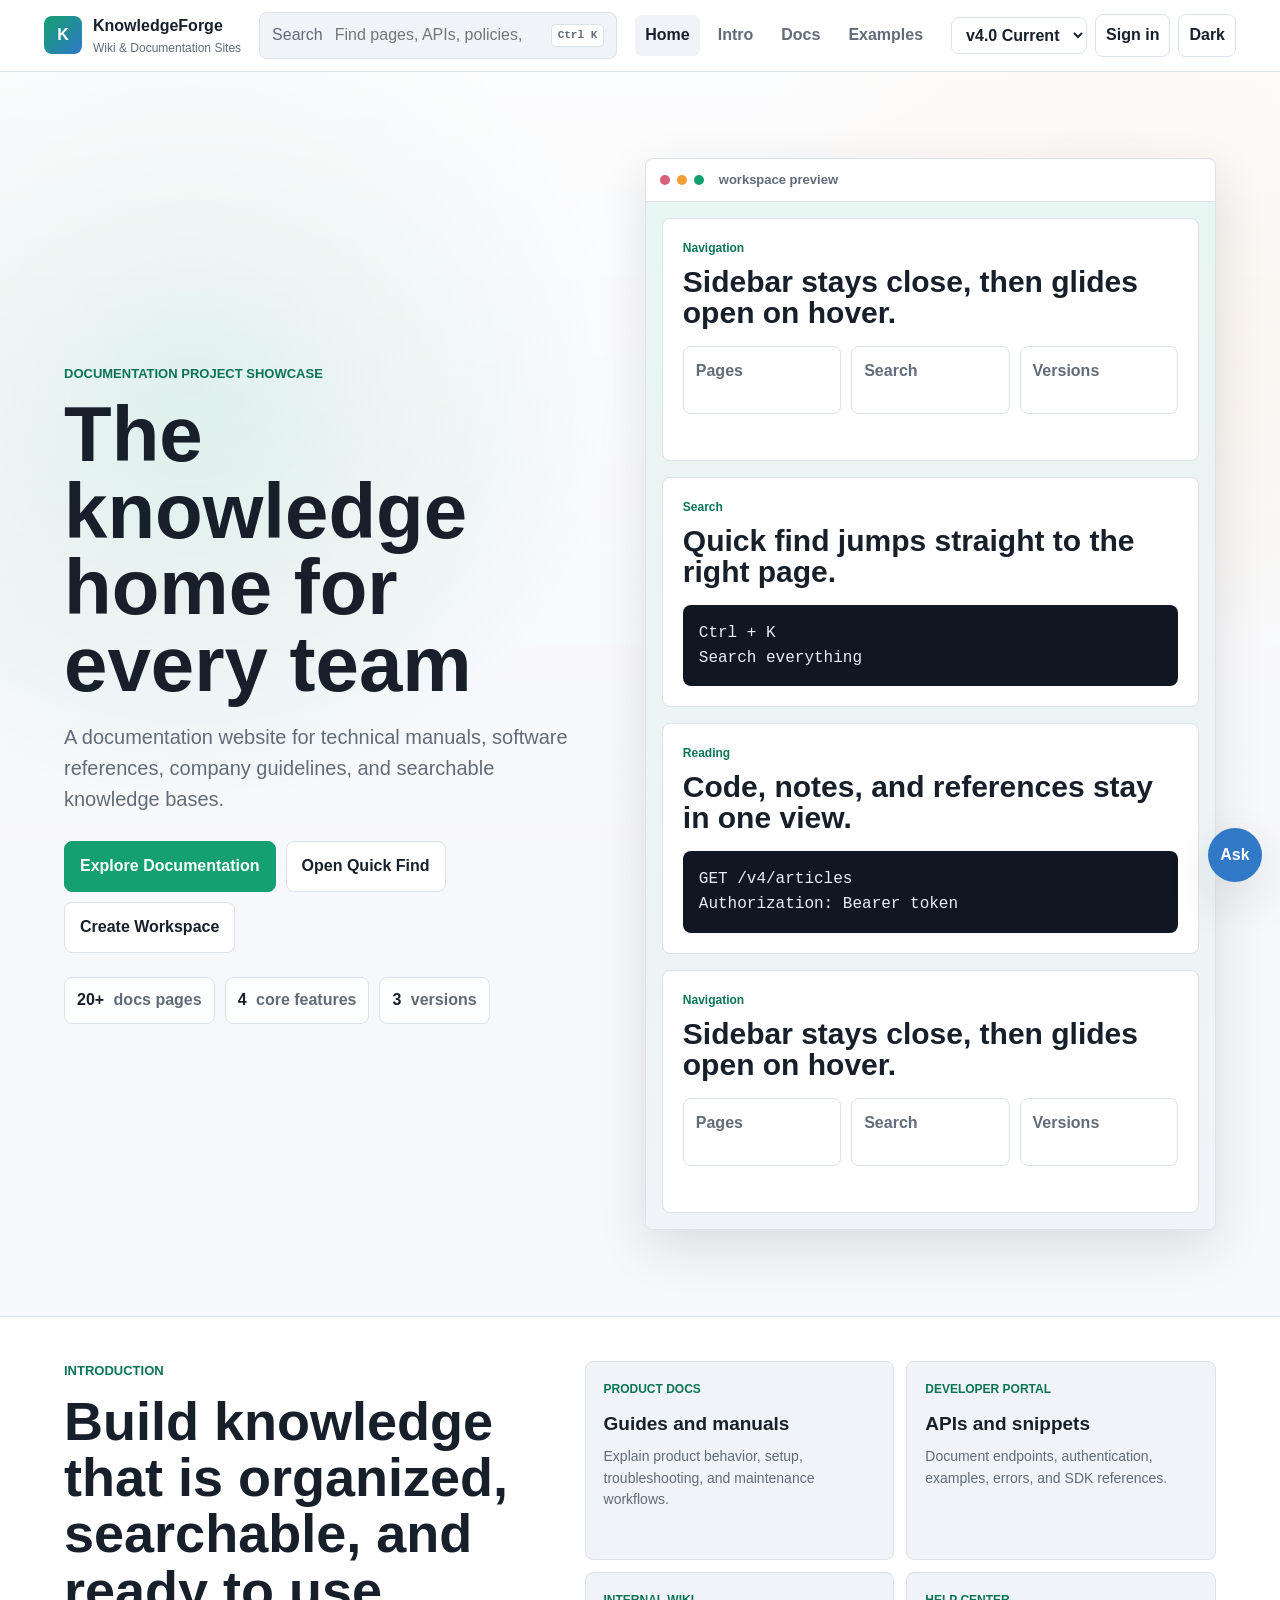
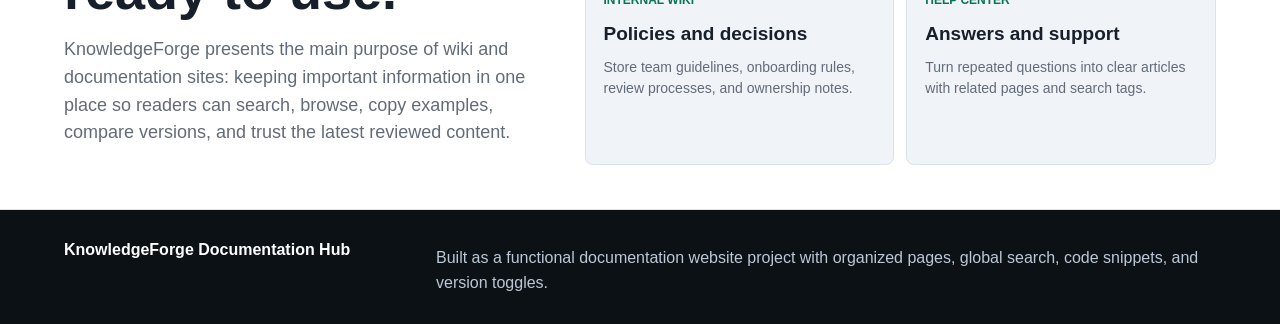
<file: index.html>
<!DOCTYPE html>
<html lang="en">
<head>
  <meta charset="UTF-8">
  <meta name="viewport" content="width=device-width, initial-scale=1.0">
  <title>KnowledgeForge Documentation Hub</title>
  <link rel="icon" type="image/svg+xml" href="favicon.svg">
  <link rel="stylesheet" href="css/styles.css">
</head>
<body data-page="home">
  <header class="topbar">
    <a class="brand" href="index.html" aria-label="KnowledgeForge home">
      <span class="brand-mark">K</span>
      <span>
        <strong>KnowledgeForge</strong>
        <small>Wiki & Documentation Sites</small>
      </span>
    </a>

    <div class="top-search" role="search">
      <span aria-hidden="true">Search</span>
      <input id="globalSearch" type="search" placeholder="Find pages, APIs, policies, snippets...">
      <kbd>Ctrl K</kbd>
    </div>

    <nav class="topnav" aria-label="Primary">
      <a href="index.html" class="active">Home</a>
      <a href="introduction.html">Intro</a>
      <a href="docs.html">Docs</a>
      <a href="examples.html">Examples</a>
    </nav>

    <div class="top-actions">
      <select id="versionSelect" aria-label="Documentation version">
        <option value="v4">v4.0 Current</option>
        <option value="v3">v3.2 Stable</option>
        <option value="v2">v2.1 Legacy</option>
      </select>
      <button id="authButton" type="button">Sign in</button>
      <button id="themeToggle" type="button">Dark</button>
      <button id="menuButton" class="menu-button" type="button" aria-label="Open sidebar">Menu</button>
    </div>
  </header>

  <main>
    <section class="hero" id="home">
      <div class="hero-copy">
        <p class="eyebrow">Documentation project showcase</p>
        <h1>The knowledge home for every team</h1>
        <p>
          A documentation website for technical manuals, software references, company
          guidelines, and searchable knowledge bases.
        </p>
        <div class="hero-actions">
          <a href="docs.html">Explore Documentation</a>
          <button id="openSearchButton" type="button">Open Quick Find</button>
          <button id="heroSignupButton" type="button">Create Workspace</button>
        </div>
        <div class="hero-stats" aria-label="Project highlights">
          <span><strong>20+</strong> docs pages</span>
          <span><strong>4</strong> core features</span>
          <span><strong>3</strong> versions</span>
        </div>
      </div>

      <div class="hero-loop" aria-label="Looping documentation preview">
        <div class="preview-toolbar">
          <span></span><span></span><span></span>
          <strong>workspace preview</strong>
        </div>
        <div class="loop-screen">
          <div class="loop-track">
            <article>
              <p class="mini-label">Navigation</p>
              <h2>Sidebar stays close, then glides open on hover.</h2>
              <div class="mini-cards">
                <span>Pages</span>
                <span>Search</span>
                <span>Versions</span>
              </div>
            </article>
            <article>
              <p class="mini-label">Search</p>
              <h2>Quick find jumps straight to the right page.</h2>
              <pre><code>Ctrl + K
Search everything</code></pre>
            </article>
            <article>
              <p class="mini-label">Reading</p>
              <h2>Code, notes, and references stay in one view.</h2>
              <pre><code>GET /v4/articles
Authorization: Bearer token</code></pre>
            </article>
            <article aria-hidden="true">
              <p class="mini-label">Navigation</p>
              <h2>Sidebar stays close, then glides open on hover.</h2>
              <div class="mini-cards">
                <span>Pages</span>
                <span>Search</span>
                <span>Versions</span>
              </div>
            </article>
          </div>
        </div>
      </div>
    </section>

    <section class="introduction" id="introduction">
      <div class="intro-copy">
        <p class="eyebrow">Introduction</p>
        <h2>Build knowledge that is organized, searchable, and ready to use.</h2>
        <p>
          KnowledgeForge presents the main purpose of wiki and documentation sites:
          keeping important information in one place so readers can search, browse,
          copy examples, compare versions, and trust the latest reviewed content.
        </p>
      </div>
      <div class="intro-grid">
        <article>
          <span>Product docs</span>
          <strong>Guides and manuals</strong>
          <p>Explain product behavior, setup, troubleshooting, and maintenance workflows.</p>
        </article>
        <article>
          <span>Developer portal</span>
          <strong>APIs and snippets</strong>
          <p>Document endpoints, authentication, examples, errors, and SDK references.</p>
        </article>
        <article>
          <span>Internal wiki</span>
          <strong>Policies and decisions</strong>
          <p>Store team guidelines, onboarding rules, review processes, and ownership notes.</p>
        </article>
        <article>
          <span>Help center</span>
          <strong>Answers and support</strong>
          <p>Turn repeated questions into clear articles with related pages and search tags.</p>
        </article>
      </div>
    </section>
  </main>

  <div class="search-panel" id="searchPanel" aria-hidden="true">
    <div class="search-dialog" role="dialog" aria-modal="true" aria-label="Quick Find">
      <div class="dialog-head">
        <strong>Quick Find</strong>
        <button id="closeSearch" type="button" aria-label="Close search">Close</button>
      </div>
      <input id="dialogSearch" type="search" placeholder="Search docs, code, permissions, versions...">
      <div class="search-results" id="searchResults"></div>
    </div>
  </div>

  <div class="auth-panel" id="authPanel" aria-hidden="true">
    <div class="auth-dialog" role="dialog" aria-modal="true" aria-label="Workspace account">
      <div class="dialog-head">
        <strong id="authTitle">Sign in</strong>
        <button id="closeAuth" type="button" aria-label="Close account dialog">Close</button>
      </div>
      <div class="auth-tabs" role="tablist" aria-label="Account mode">
        <button class="auth-tab active" type="button" data-auth-mode="login">Login</button>
        <button class="auth-tab" type="button" data-auth-mode="signup">Sign up</button>
      </div>
      <form id="authForm" class="auth-form">
        <label>
          Name
          <input id="nameInput" type="text" autocomplete="name" placeholder="Your name">
        </label>
        <label>
          Email
          <input id="emailInput" type="email" autocomplete="email" placeholder="you@example.com" required>
        </label>
        <label>
          Password
          <input id="passwordInput" type="password" autocomplete="current-password" placeholder="Minimum 6 characters" required>
        </label>
        <button id="authSubmit" type="submit">Login</button>
        <p id="authMessage" class="auth-message" aria-live="polite"></p>
      </form>
      <div class="local-db-note">
        <strong>Demo database</strong>
        <p>Accounts are stored in this browser using localStorage so the project works without a backend server.</p>
      </div>
    </div>
  </div>

  <button class="to-top" id="toTop" type="button">Top</button>

  <footer>
    <strong>KnowledgeForge Documentation Hub</strong>
    <p>Built as a functional documentation website project with organized pages, global search, code snippets, and version toggles.</p>
  </footer>

  <script src="js/app.js"></script>
</body>
</html>
</file>
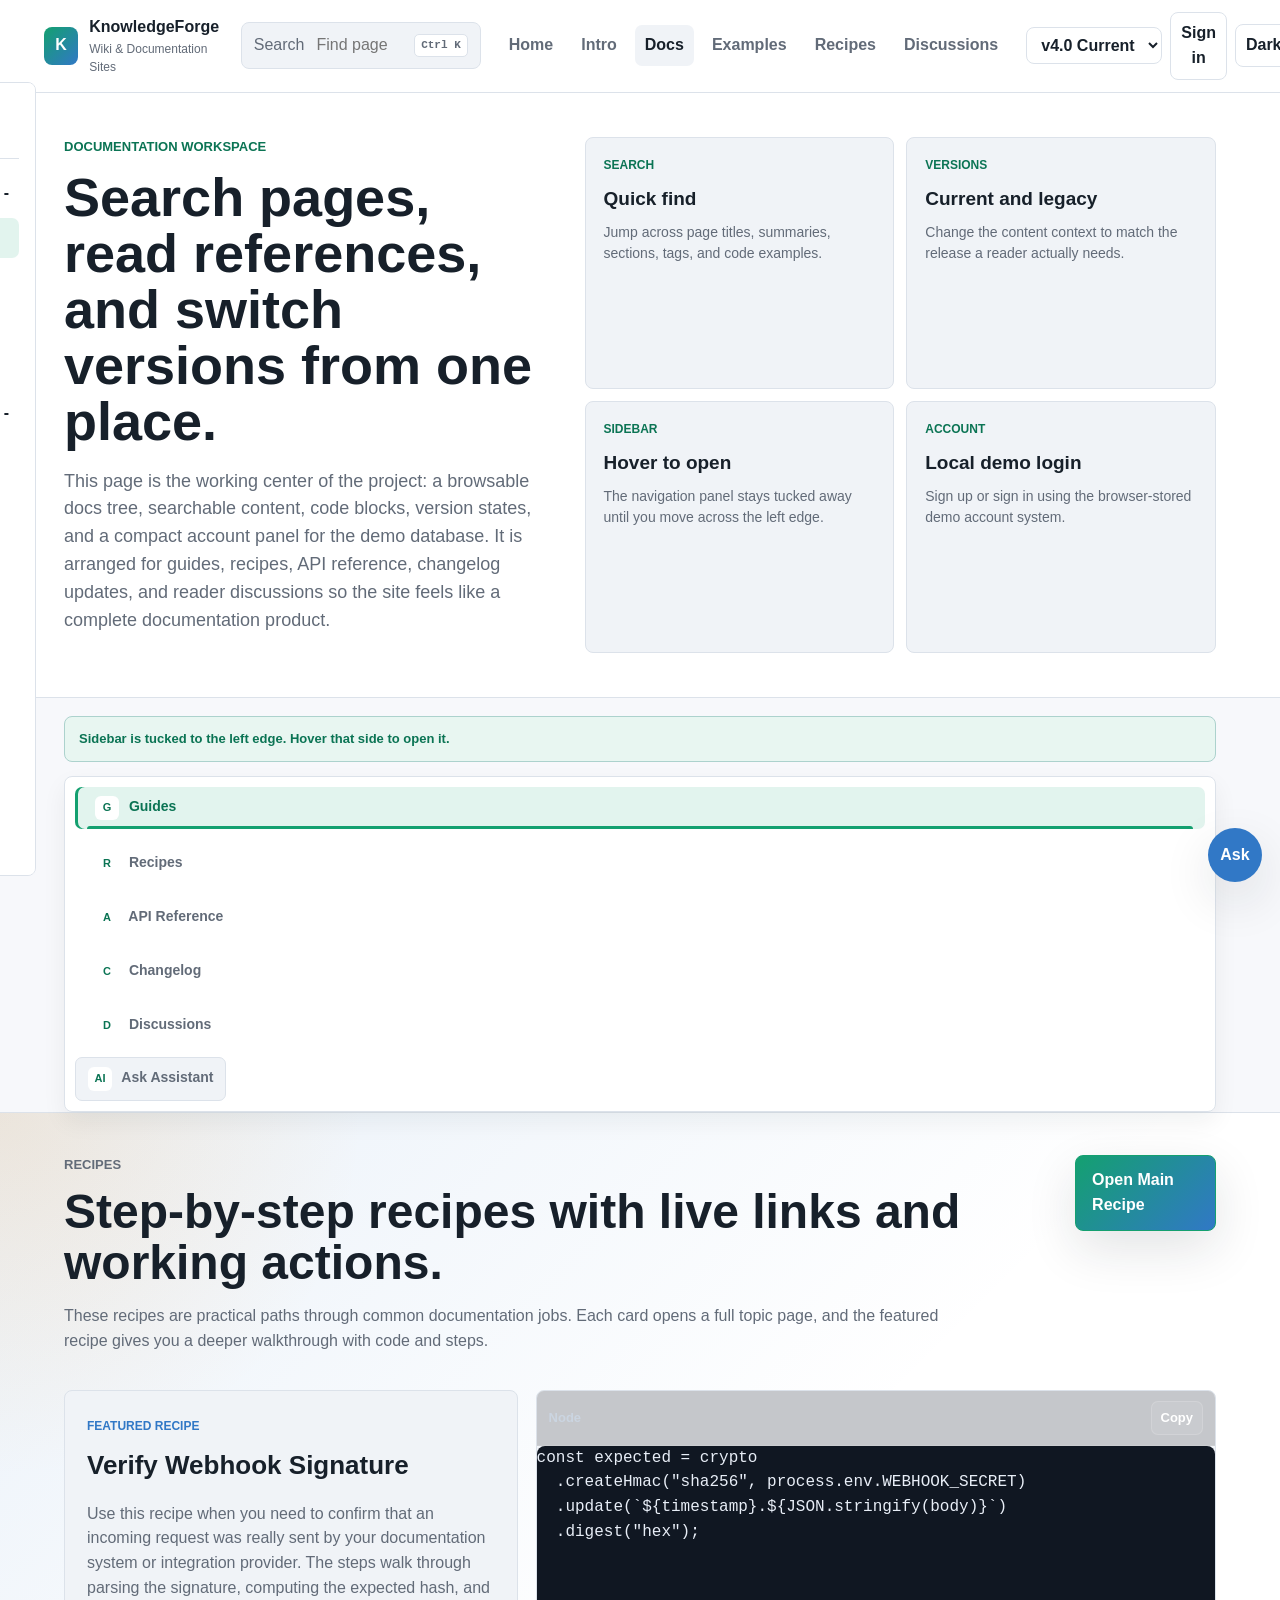
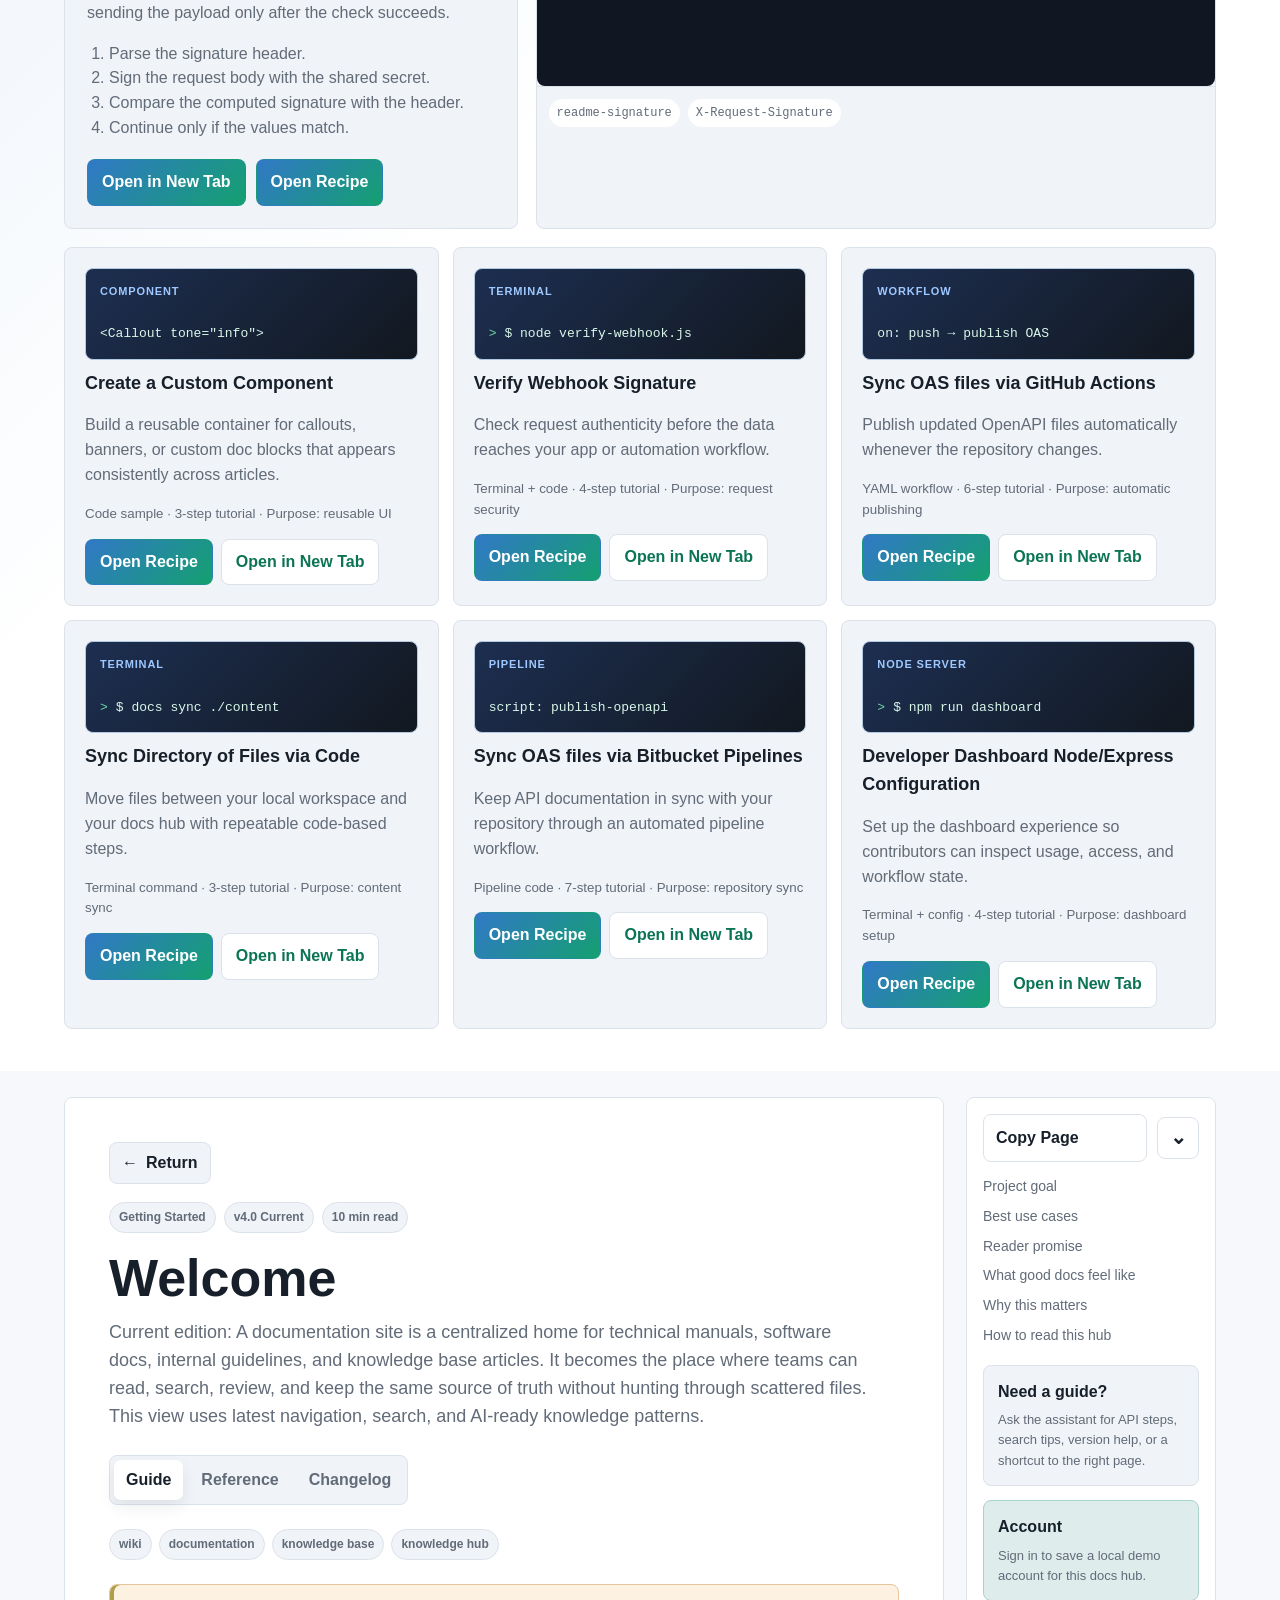
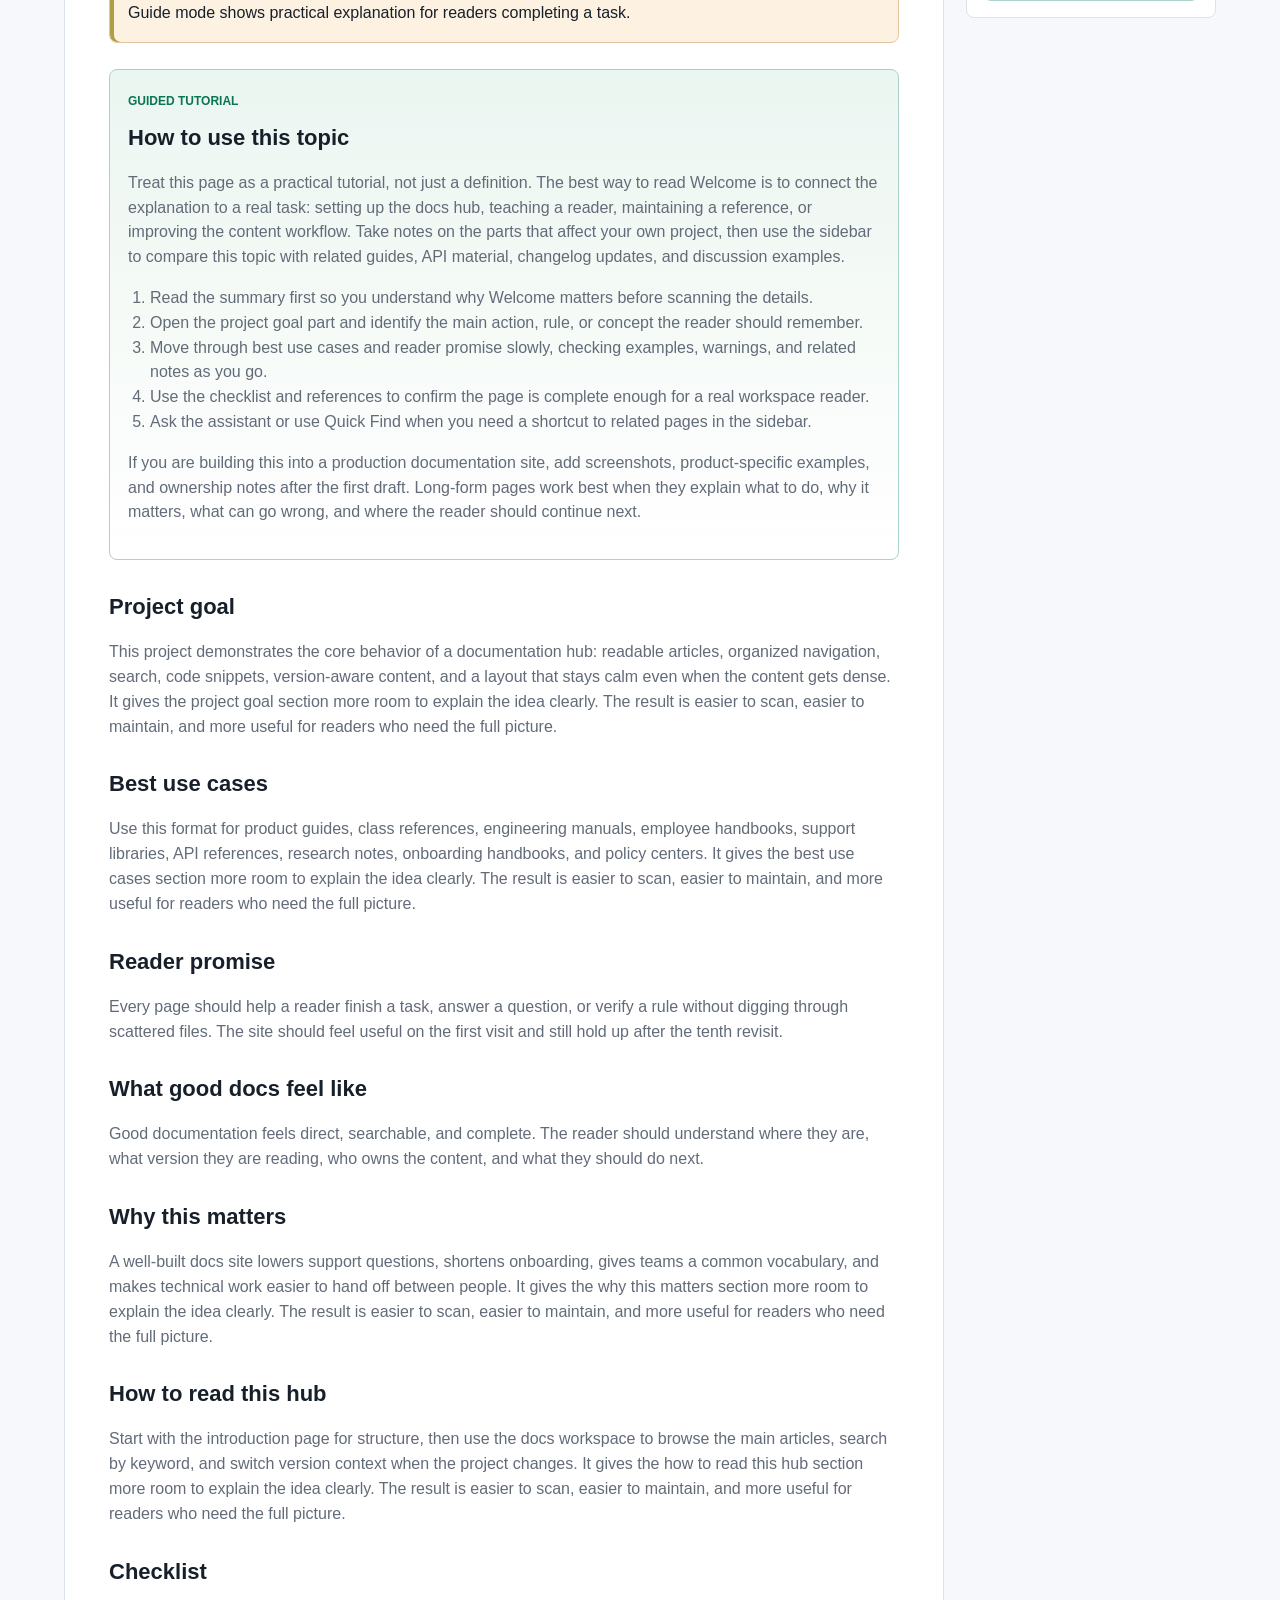
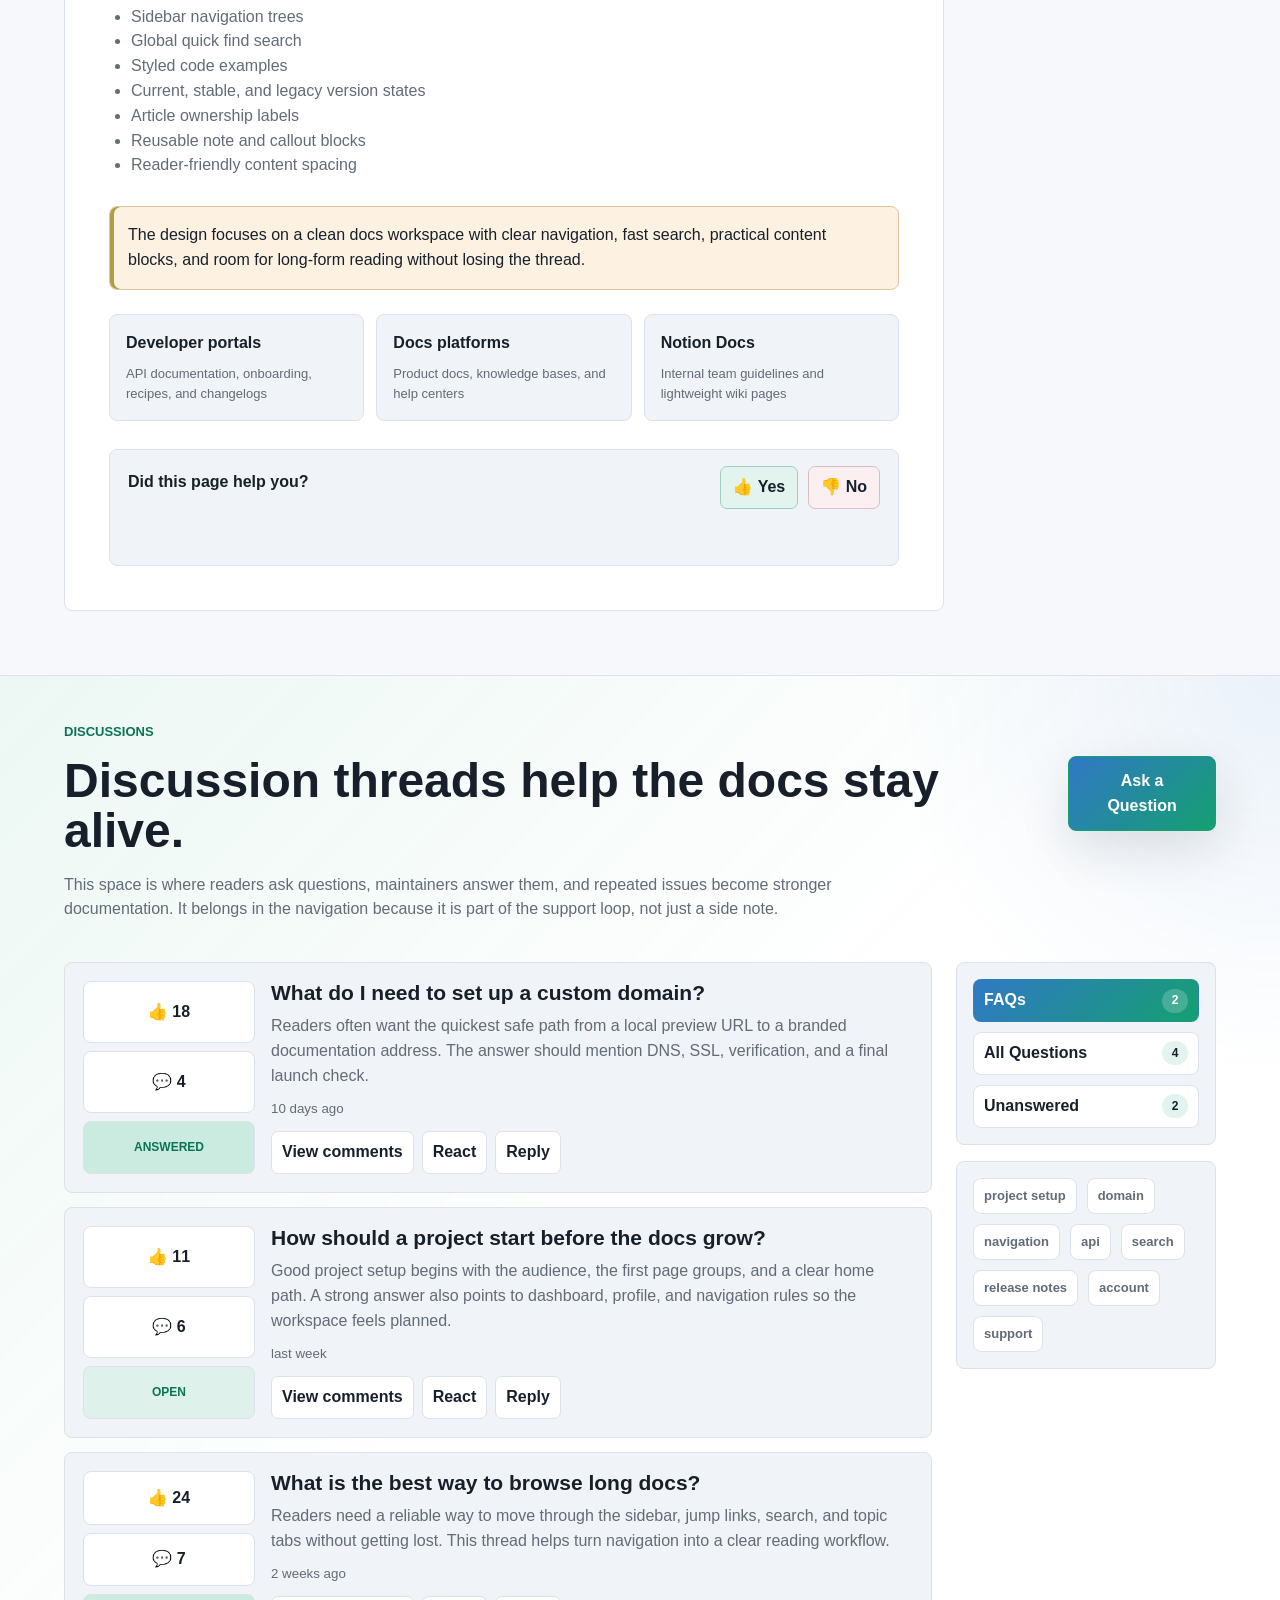
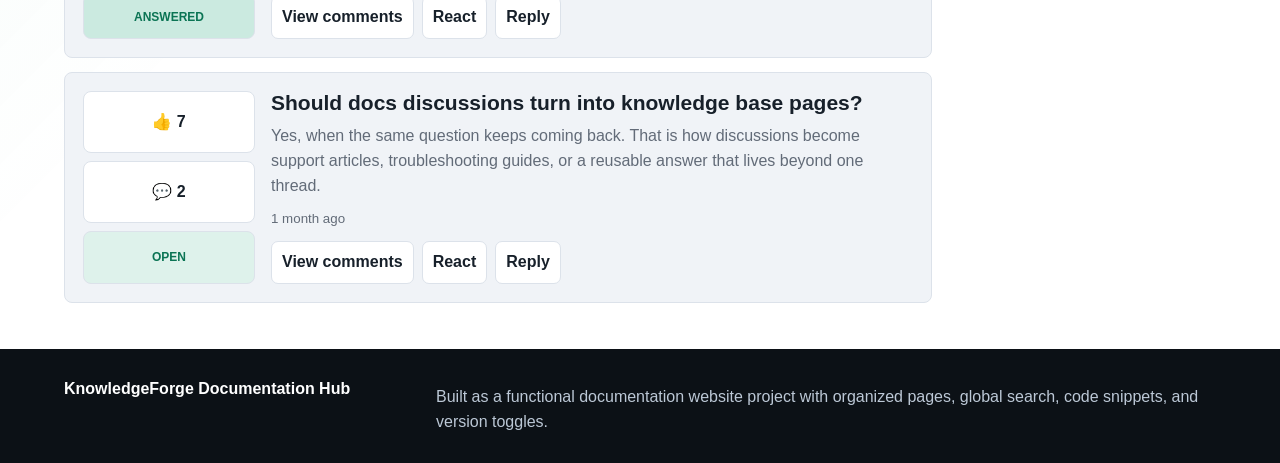
<file: docs.html>
<!DOCTYPE html>
<html lang="en">
<head>
  <meta charset="UTF-8">
  <meta name="viewport" content="width=device-width, initial-scale=1.0">
  <title>KnowledgeForge Docs</title>
  <link rel="icon" type="image/svg+xml" href="favicon.svg">
  <link rel="stylesheet" href="css/styles.css">
</head>
<body data-page="docs">
  <header class="topbar">
    <a class="brand" href="index.html" aria-label="KnowledgeForge home">
      <span class="brand-mark">K</span>
      <span>
        <strong>KnowledgeForge</strong>
        <small>Wiki & Documentation Sites</small>
      </span>
    </a>

    <div class="top-search" role="search">
      <span aria-hidden="true">Search</span>
      <input id="globalSearch" type="search" placeholder="Find pages, APIs, policies, snippets...">
      <kbd>Ctrl K</kbd>
    </div>

    <nav class="topnav" aria-label="Primary">
      <a href="index.html">Home</a>
      <a href="introduction.html">Intro</a>
      <a href="docs.html" class="active">Docs</a>
      <a href="examples.html">Examples</a>
      <a href="#recipes-hub">Recipes</a>
      <a href="#discussions">Discussions</a>
    </nav>

    <div class="top-actions">
      <select id="versionSelect" aria-label="Documentation version">
        <option value="v4">v4.0 Current</option>
        <option value="v3">v3.2 Stable</option>
        <option value="v2">v2.1 Legacy</option>
      </select>
      <button id="authButton" type="button">Sign in</button>
      <button id="themeToggle" type="button">Dark</button>
      <button id="menuButton" class="menu-button" type="button" aria-label="Open sidebar">Menu</button>
    </div>
  </header>

  <main>
    <section class="introduction" style="border-top:0;">
      <div class="intro-copy">
        <p class="eyebrow">Documentation workspace</p>
        <h2>Search pages, read references, and switch versions from one place.</h2>
        <p>
          This page is the working center of the project: a browsable docs tree, searchable
          content, code blocks, version states, and a compact account panel for the demo database.
          It is arranged for guides, recipes, API reference, changelog updates, and reader
          discussions so the site feels like a complete documentation product.
        </p>
      </div>
      <div class="intro-grid">
        <article>
          <span>Search</span>
          <strong>Quick find</strong>
          <p>Jump across page titles, summaries, sections, tags, and code examples.</p>
        </article>
        <article>
          <span>Versions</span>
          <strong>Current and legacy</strong>
          <p>Change the content context to match the release a reader actually needs.</p>
        </article>
        <article>
          <span>Sidebar</span>
          <strong>Hover to open</strong>
          <p>The navigation panel stays tucked away until you move across the left edge.</p>
        </article>
        <article>
          <span>Account</span>
          <strong>Local demo login</strong>
          <p>Sign up or sign in using the browser-stored demo account system.</p>
        </article>
      </div>
    </section>

    <div class="sidebar-reminder" role="note" aria-label="Sidebar reminder">
      Sidebar is tucked to the left edge. Hover that side to open it.
    </div>

    <nav class="docs-tabs" aria-label="Documentation modes">
      <button class="doc-link docs-tab active" type="button" data-doc="welcome"><span>G</span> Guides</button>
      <button class="doc-link docs-tab" type="button" data-doc="recipes"><span>R</span> Recipes</button>
      <button class="doc-link docs-tab" type="button" data-doc="apiExplorer"><span>A</span> API Reference</button>
      <button class="doc-link docs-tab" type="button" data-doc="changelog"><span>C</span> Changelog</button>
      <button class="doc-link docs-tab" type="button" data-doc="discussions"><span>D</span> Discussions</button>
      <button class="assistant-open docs-tab" type="button"><span>AI</span> Ask Assistant</button>
    </nav>

    <section class="recipes-board" id="recipes-hub" aria-label="Recipe navigation">
      <div class="recipes-header">
        <div>
          <p class="eyebrow">Recipes</p>
          <h2>Step-by-step recipes with live links and working actions.</h2>
          <p>
            These recipes are practical paths through common documentation jobs. Each card opens a
            full topic page, and the featured recipe gives you a deeper walkthrough with code and steps.
          </p>
        </div>
        <a class="recipes-cta" href="docs.html?doc=recipes" target="_blank" rel="noopener">Open Main Recipe</a>
      </div>

      <div class="recipe-showcase">
        <aside class="recipe-steps">
          <span>Featured recipe</span>
          <h3>Verify Webhook Signature</h3>
          <p>
            Use this recipe when you need to confirm that an incoming request was really sent by your
            documentation system or integration provider. The steps walk through parsing the signature,
            computing the expected hash, and sending the payload only after the check succeeds.
          </p>
          <ol>
            <li>Parse the signature header.</li>
            <li>Sign the request body with the shared secret.</li>
            <li>Compare the computed signature with the header.</li>
            <li>Continue only if the values match.</li>
          </ol>
          <div class="recipe-actions">
            <a href="docs.html?doc=auth" target="_blank" rel="noopener">Open in New Tab</a>
            <button type="button" data-doc="auth" class="recipe-open">Open Recipe</button>
          </div>
        </aside>

        <div class="recipe-code-panel">
          <div class="code-head">
            <span>Node</span>
            <button class="copy-code" type="button">Copy</button>
          </div>
          <pre><code>const expected = crypto
  .createHmac("sha256", process.env.WEBHOOK_SECRET)
  .update(`${timestamp}.${JSON.stringify(body)}`)
  .digest("hex");</code></pre>
          <div class="code-foot">
            <code>readme-signature</code>
            <code>X-Request-Signature</code>
          </div>
        </div>
      </div>

      <div class="recipe-grid">
        <article>
          <div class="recipe-preview recipe-preview-code" aria-hidden="true">
            <span>Component</span>
            <code>&lt;Callout tone="info"&gt;</code>
          </div>
          <strong>Create a Custom Component</strong>
          <p>Build a reusable container for callouts, banners, or custom doc blocks that appears consistently across articles.</p>
          <small>Code sample · 3-step tutorial · Purpose: reusable UI</small>
          <div class="recipe-card-actions">
            <button type="button" class="recipe-open" data-doc="mdx">Open Recipe</button>
            <a href="docs.html?doc=mdx" target="_blank" rel="noopener">Open in New Tab</a>
          </div>
        </article>
        <article>
          <div class="recipe-preview recipe-preview-terminal" aria-hidden="true">
            <span>Terminal</span>
            <code>$ node verify-webhook.js</code>
          </div>
          <strong>Verify Webhook Signature</strong>
          <p>Check request authenticity before the data reaches your app or automation workflow.</p>
          <small>Terminal + code · 4-step tutorial · Purpose: request security</small>
          <div class="recipe-card-actions">
            <button type="button" class="recipe-open" data-doc="auth">Open Recipe</button>
            <a href="docs.html?doc=auth" target="_blank" rel="noopener">Open in New Tab</a>
          </div>
        </article>
        <article>
          <div class="recipe-preview recipe-preview-code" aria-hidden="true">
            <span>Workflow</span>
            <code>on: push → publish OAS</code>
          </div>
          <strong>Sync OAS files via GitHub Actions</strong>
          <p>Publish updated OpenAPI files automatically whenever the repository changes.</p>
          <small>YAML workflow · 6-step tutorial · Purpose: automatic publishing</small>
          <div class="recipe-card-actions">
            <button type="button" class="recipe-open" data-doc="integrations">Open Recipe</button>
            <a href="docs.html?doc=integrations" target="_blank" rel="noopener">Open in New Tab</a>
          </div>
        </article>
        <article>
          <div class="recipe-preview recipe-preview-terminal" aria-hidden="true">
            <span>Terminal</span>
            <code>$ docs sync ./content</code>
          </div>
          <strong>Sync Directory of Files via Code</strong>
          <p>Move files between your local workspace and your docs hub with repeatable code-based steps.</p>
          <small>Terminal command · 3-step tutorial · Purpose: content sync</small>
          <div class="recipe-card-actions">
            <button type="button" class="recipe-open" data-doc="reusableContent">Open Recipe</button>
            <a href="docs.html?doc=reusableContent" target="_blank" rel="noopener">Open in New Tab</a>
          </div>
        </article>
        <article>
          <div class="recipe-preview recipe-preview-code" aria-hidden="true">
            <span>Pipeline</span>
            <code>script: publish-openapi</code>
          </div>
          <strong>Sync OAS files via Bitbucket Pipelines</strong>
          <p>Keep API documentation in sync with your repository through an automated pipeline workflow.</p>
          <small>Pipeline code · 7-step tutorial · Purpose: repository sync</small>
          <div class="recipe-card-actions">
            <button type="button" class="recipe-open" data-doc="openapi">Open Recipe</button>
            <a href="docs.html?doc=openapi" target="_blank" rel="noopener">Open in New Tab</a>
          </div>
        </article>
        <article>
          <div class="recipe-preview recipe-preview-terminal" aria-hidden="true">
            <span>Node server</span>
            <code>$ npm run dashboard</code>
          </div>
          <strong>Developer Dashboard Node/Express Configuration</strong>
          <p>Set up the dashboard experience so contributors can inspect usage, access, and workflow state.</p>
          <small>Terminal + config · 4-step tutorial · Purpose: dashboard setup</small>
          <div class="recipe-card-actions">
            <button type="button" class="recipe-open" data-doc="systemConfig">Open Recipe</button>
            <a href="docs.html?doc=systemConfig" target="_blank" rel="noopener">Open in New Tab</a>
          </div>
        </article>
      </div>
    </section>

    <section class="workspace docs-layout" id="workspace">
      <aside class="sidebar" id="sidebar" aria-label="Documentation navigation">
        <div class="sidebar-title">
          <strong>Documentation</strong>
          <small>Navigation tree</small>
        </div>

        <div class="nav-section open">
          <button type="button" class="section-toggle">Getting Started</button>
          <div class="section-links">
            <button class="doc-link active" type="button" data-doc="welcome">Welcome</button>
            <button class="doc-link" type="button" data-doc="quickstart">Quickstart</button>
            <button class="doc-link" type="button" data-doc="structure">Site Structure</button>
            <button class="doc-link" type="button" data-doc="recipes">Recipes</button>
          </div>
        </div>

        <div class="nav-section open">
          <button type="button" class="section-toggle">Product Docs</button>
          <div class="section-links">
            <button class="doc-link" type="button" data-doc="creatingProject">Creating a Project</button>
            <button class="doc-link" type="button" data-doc="dashboardProfile">Dashboard and Profile</button>
            <button class="doc-link" type="button" data-doc="navigateDocs">Navigate Your Docs</button>
            <button class="doc-link" type="button" data-doc="customDomain">Custom Domain and SSL</button>
            <button class="doc-link" type="button" data-doc="systemConfig">System Configuration</button>
            <button class="doc-link" type="button" data-doc="manuals">Technical Manuals</button>
            <button class="doc-link" type="button" data-doc="knowledge">Knowledge Base</button>
            <button class="doc-link" type="button" data-doc="guidelines">Company Guidelines</button>
            <button class="doc-link" type="button" data-doc="publishing">Publishing Flow</button>
            <button class="doc-link" type="button" data-doc="contentStrategy">Content Strategy</button>
            <button class="doc-link" type="button" data-doc="changelog">Changelog</button>
            <button class="doc-link" type="button" data-doc="discussions">Discussions</button>
          </div>
        </div>

        <div class="nav-section open">
          <button type="button" class="section-toggle">Developer Portal</button>
          <div class="section-links">
            <button class="doc-link" type="button" data-doc="api">API Reference</button>
            <button class="doc-link" type="button" data-doc="apiExplorer">API Explorer</button>
            <button class="doc-link" type="button" data-doc="auth">Authentication</button>
            <button class="doc-link" type="button" data-doc="snippets">Snippet Library</button>
            <button class="doc-link" type="button" data-doc="integrations">Integrations</button>
            <button class="doc-link" type="button" data-doc="openapi">OpenAPI Format</button>
            <button class="doc-link" type="button" data-doc="mdx">MDX Components</button>
          </div>
        </div>

        <div class="nav-section open">
          <button type="button" class="section-toggle">Platform Features</button>
          <div class="section-links">
            <button class="doc-link" type="button" data-doc="globalSearchDoc">Global Search</button>
            <button class="doc-link" type="button" data-doc="collaboration">Collaboration</button>
            <button class="doc-link" type="button" data-doc="analytics">Docs Analytics</button>
            <button class="doc-link" type="button" data-doc="articleDesign">Article Design</button>
            <button class="doc-link" type="button" data-doc="linter">Docs Linter</button>
            <button class="doc-link" type="button" data-doc="landingPage">Landing Page</button>
            <button class="doc-link" type="button" data-doc="customPages">Custom Pages</button>
            <button class="doc-link" type="button" data-doc="reusableContent">Reusable Content</button>
          </div>
        </div>

        <div class="nav-section">
          <button type="button" class="section-toggle">Governance</button>
          <div class="section-links">
            <button class="doc-link" type="button" data-doc="versions">Versioning</button>
            <button class="doc-link" type="button" data-doc="review">Review Workflow</button>
            <button class="doc-link" type="button" data-doc="permissions">Permissions</button>
            <button class="doc-link" type="button" data-doc="searchTips">Search Tips</button>
            <button class="doc-link" type="button" data-doc="branches">Branches</button>
          </div>
        </div>
      </aside>

      <article class="doc-view" id="docView" tabindex="-1">
        <button class="return-button" id="returnButton" type="button" aria-label="Return to top">
          <span aria-hidden="true">&larr;</span> Return
        </button>
        <div class="breadcrumbs">
          <span id="docCategory">Getting Started</span>
          <span id="docVersion">v4.0 Current</span>
          <span id="docReadTime">4 min read</span>
        </div>
        <h2 id="docTitle">Welcome</h2>
        <p class="doc-summary" id="docSummary"></p>
        <div class="doc-tabs" role="tablist" aria-label="Article modes">
          <button class="tab-button active" type="button" data-mode="guide">Guide</button>
          <button class="tab-button" type="button" data-mode="reference">Reference</button>
          <button class="tab-button" type="button" data-mode="changelog">Changelog</button>
        </div>
        <div id="docBody"></div>
      </article>

      <aside class="right-rail" aria-label="Article quick actions">
        <div class="rail-tools">
          <button id="copyPageButton" class="copy-page-button" type="button">Copy Page</button>
          <button id="railMenuButton" class="rail-menu-button" type="button" aria-expanded="false" aria-label="Open page tools">&#8964;</button>
        </div>
        <div class="rail-menu" id="railMenu" aria-label="Page tools">
          <button class="assistant-open" type="button">Ask AI</button>
          <button id="openChatGptButton" type="button">Open in ChatGPT &#x2197;</button>
          <button id="openClaudeButton" type="button">Open in Claude &#x2197;</button>
          <span>MCP</span>
          <button id="connectCursorButton" type="button">Connect to Cursor</button>
          <button id="connectVsCodeButton" type="button">Connect to VS Code</button>
          <button id="copyMcpConfigButton" type="button">Copy MCP Config</button>
          <button id="copyMcpCommandButton" type="button">Copy MCP Command</button>
          <button id="viewMarkdownButton" type="button">View as Markdown</button>
        </div>
        <div id="railLinks" aria-label="Jump links"></div>
        <div class="assistant-box">
          <span>Need a guide?</span>
          <p>Ask the assistant for API steps, search tips, version help, or a shortcut to the right page.</p>
        </div>
        <div class="account-card" id="accountStatus" aria-live="polite">
          <span>Account</span>
          <p id="accountStatusText">Sign in to keep the local demo session and take part in discussions, questions, and saved workspace activity on this browser.</p>
        </div>
      </aside>

    </section>

    <section class="discussion-board" id="discussions" aria-label="Discussion hub">
      <div class="discussion-header">
        <p class="eyebrow">Discussions</p>
        <div class="discussion-headline">
          <div>
            <h2>Discussion threads help the docs stay alive.</h2>
            <p>
              This space is where readers ask questions, maintainers answer them, and repeated
              issues become stronger documentation. It belongs in the navigation because it is part
              of the support loop, not just a side note.
            </p>
          </div>
          <button id="askQuestionButton" class="ask-question-button" type="button">Ask a Question</button>
        </div>
      </div>

      <div class="discussion-feed">
        <div class="discussion-empty" id="discussionEmpty" hidden>
          <strong>No questions in this view yet.</strong>
          <p>Choose another filter or ask a new question to start a discussion.</p>
        </div>
        <article class="thread-card answered" data-thread="domain" data-status="answered" data-faq="true">
          <div class="thread-stats">
            <button type="button" class="thread-react" aria-label="React to thread">👍 18</button>
            <button type="button" class="thread-comments-toggle" aria-label="Comments">💬 4</button>
            <span>Answered</span>
          </div>
          <div class="thread-body">
            <h3><a href="docs.html#customDomain" target="_blank" rel="noopener">What do I need to set up a custom domain?</a></h3>
            <p>Readers often want the quickest safe path from a local preview URL to a branded documentation address. The answer should mention DNS, SSL, verification, and a final launch check.</p>
            <small>10 days ago</small>
            <div class="thread-actions">
              <button type="button" class="thread-comments-toggle">View comments</button>
              <button type="button" class="thread-react">React</button>
              <button type="button" class="thread-reply">Reply</button>
            </div>
            <div class="thread-comments" hidden>
              <p><strong>Anna:</strong> Include the DNS record type and the expected wait time for SSL.</p>
              <p><strong>James:</strong> The launch checklist should mention redirects and search verification too.</p>
            </div>
          </div>
        </article>

        <article class="thread-card" data-thread="project" data-status="open" data-faq="false">
          <div class="thread-stats">
            <button type="button" class="thread-react" aria-label="React to thread">👍 11</button>
            <button type="button" class="thread-comments-toggle" aria-label="Comments">💬 6</button>
            <span>Open</span>
          </div>
          <div class="thread-body">
            <h3><a href="docs.html#creatingProject" target="_blank" rel="noopener">How should a project start before the docs grow?</a></h3>
            <p>Good project setup begins with the audience, the first page groups, and a clear home path. A strong answer also points to dashboard, profile, and navigation rules so the workspace feels planned.</p>
            <small>last week</small>
            <div class="thread-actions">
              <button type="button" class="thread-comments-toggle">View comments</button>
              <button type="button" class="thread-react">React</button>
              <button type="button" class="thread-reply">Reply</button>
            </div>
            <div class="thread-comments" hidden>
              <p><strong>Leah:</strong> A project is easier to grow when the first pages are chosen before publishing.</p>
              <p><strong>Mike:</strong> Add ownership and review rules on day one to avoid confusion later.</p>
            </div>
          </div>
        </article>

        <article class="thread-card answered" data-thread="navigation" data-status="answered" data-faq="true">
          <div class="thread-stats">
            <button type="button" class="thread-react" aria-label="React to thread">👍 24</button>
            <button type="button" class="thread-comments-toggle" aria-label="Comments">💬 7</button>
            <span>Answered</span>
          </div>
          <div class="thread-body">
            <h3><a href="docs.html#navigateDocs" target="_blank" rel="noopener">What is the best way to browse long docs?</a></h3>
            <p>Readers need a reliable way to move through the sidebar, jump links, search, and topic tabs without getting lost. This thread helps turn navigation into a clear reading workflow.</p>
            <small>2 weeks ago</small>
            <div class="thread-actions">
              <button type="button" class="thread-comments-toggle">View comments</button>
              <button type="button" class="thread-react">React</button>
              <button type="button" class="thread-reply">Reply</button>
            </div>
            <div class="thread-comments" hidden>
              <p><strong>Rina:</strong> The sidebar hover reminder helps new readers notice the hidden navigation.</p>
              <p><strong>Omar:</strong> Top tabs and jump links work best when the page is long enough to need both.</p>
            </div>
          </div>
        </article>

        <article class="thread-card" data-thread="discussion" data-status="open" data-faq="false">
          <div class="thread-stats">
            <button type="button" class="thread-react" aria-label="React to thread">👍 7</button>
            <button type="button" class="thread-comments-toggle" aria-label="Comments">💬 2</button>
            <span>Open</span>
          </div>
          <div class="thread-body">
            <h3><a href="docs.html#discussions" target="_blank" rel="noopener">Should docs discussions turn into knowledge base pages?</a></h3>
            <p>Yes, when the same question keeps coming back. That is how discussions become support articles, troubleshooting guides, or a reusable answer that lives beyond one thread.</p>
            <small>1 month ago</small>
            <div class="thread-actions">
              <button type="button" class="thread-comments-toggle">View comments</button>
              <button type="button" class="thread-react">React</button>
              <button type="button" class="thread-reply">Reply</button>
            </div>
            <div class="thread-comments" hidden>
              <p><strong>Tina:</strong> If the question repeats more than twice, it deserves a knowledge base page.</p>
              <p><strong>Ben:</strong> The accepted answer should link to the permanent guide once it exists.</p>
            </div>
          </div>
        </article>
      </div>

      <aside class="discussion-sidebar">
        <div class="discussion-panel">
          <button class="discussion-filter active" type="button" data-discussion-filter="faq">FAQs <span data-filter-count="faq">0</span></button>
          <button class="discussion-filter" type="button" data-discussion-filter="recent">All Questions <span data-filter-count="recent">0</span></button>
          <button class="discussion-filter" type="button" data-discussion-filter="unanswered">Unanswered <span data-filter-count="unanswered">0</span></button>
        </div>
        <div class="discussion-tags">
          <a href="docs.html#creatingProject" target="_blank" rel="noopener">project setup</a>
          <a href="docs.html#customDomain" target="_blank" rel="noopener">domain</a>
          <a href="docs.html#navigateDocs" target="_blank" rel="noopener">navigation</a>
          <a href="docs.html#apiExplorer" target="_blank" rel="noopener">api</a>
          <a href="docs.html#searchTips" target="_blank" rel="noopener">search</a>
          <a href="docs.html#changelog" target="_blank" rel="noopener">release notes</a>
          <a href="docs.html#permissions" target="_blank" rel="noopener">account</a>
          <a href="docs.html#collaboration" target="_blank" rel="noopener">support</a>
        </div>
      </aside>
    </section>
  </main>

  <div class="search-panel" id="searchPanel" aria-hidden="true">
    <div class="search-dialog" role="dialog" aria-modal="true" aria-label="Quick Find">
      <div class="dialog-head">
        <strong>Quick Find</strong>
        <button id="closeSearch" type="button" aria-label="Close search">Close</button>
      </div>
      <input id="dialogSearch" type="search" placeholder="Search docs, code, permissions, versions...">
      <div class="search-results" id="searchResults"></div>
    </div>
  </div>

  <div class="auth-panel" id="authPanel" aria-hidden="true">
    <div class="auth-dialog" role="dialog" aria-modal="true" aria-label="Workspace account">
      <div class="dialog-head">
        <strong id="authTitle">Sign in</strong>
        <button id="closeAuth" type="button" aria-label="Close account dialog">Close</button>
      </div>
      <div class="auth-tabs" role="tablist" aria-label="Account mode">
        <button class="auth-tab active" type="button" data-auth-mode="login">Login</button>
        <button class="auth-tab" type="button" data-auth-mode="signup">Sign up</button>
      </div>
      <form id="authForm" class="auth-form">
        <label>
          Name
          <input id="nameInput" type="text" autocomplete="name" placeholder="Your name">
        </label>
        <label>
          Email
          <input id="emailInput" type="email" autocomplete="email" placeholder="you@example.com" required>
        </label>
        <label>
          Password
          <input id="passwordInput" type="password" autocomplete="current-password" placeholder="Minimum 6 characters" required>
        </label>
        <button id="authSubmit" type="submit">Login</button>
        <p id="authMessage" class="auth-message" aria-live="polite"></p>
      </form>
      <div class="local-db-note">
        <strong>Demo database</strong>
        <p>Accounts are stored in this browser using localStorage so the project works without a backend server.</p>
      </div>
    </div>
  </div>

  <div class="question-panel" id="questionPanel" aria-hidden="true">
    <div class="question-dialog" role="dialog" aria-modal="true" aria-labelledby="questionDialogTitle">
      <div class="dialog-head">
        <div>
          <small>New discussion</small>
          <strong id="questionDialogTitle">Ask a Question</strong>
        </div>
        <button id="closeQuestion" type="button" aria-label="Close question dialog">Close</button>
      </div>
      <form id="questionForm" class="question-form">
        <label>
          Question title
          <input id="questionTitle" type="text" maxlength="120" placeholder="What do you need help with?" required>
        </label>
        <label>
          Details
          <textarea id="questionDetails" rows="6" maxlength="1200" placeholder="Add context, what you tried, or the result you expected." required></textarea>
        </label>
        <label>
          Related topic
          <select id="questionTopic">
            <option value="discussions">General discussion</option>
            <option value="creatingProject">Project setup</option>
            <option value="navigateDocs">Navigation</option>
            <option value="apiExplorer">API</option>
            <option value="globalSearchDoc">Search</option>
            <option value="recipes">Recipes</option>
          </select>
        </label>
        <p>Your question will be added to Discussions as Unanswered until someone posts a reply.</p>
        <button type="submit">Post Question</button>
      </form>
    </div>
  </div>

  <button class="to-top" id="toTop" type="button">Top</button>

  <footer>
    <strong>KnowledgeForge Documentation Hub</strong>
    <p>Built as a functional documentation website project with organized pages, global search, code snippets, and version toggles.</p>
  </footer>

  <script src="js/app.js"></script>
</body>
</html>
</file>
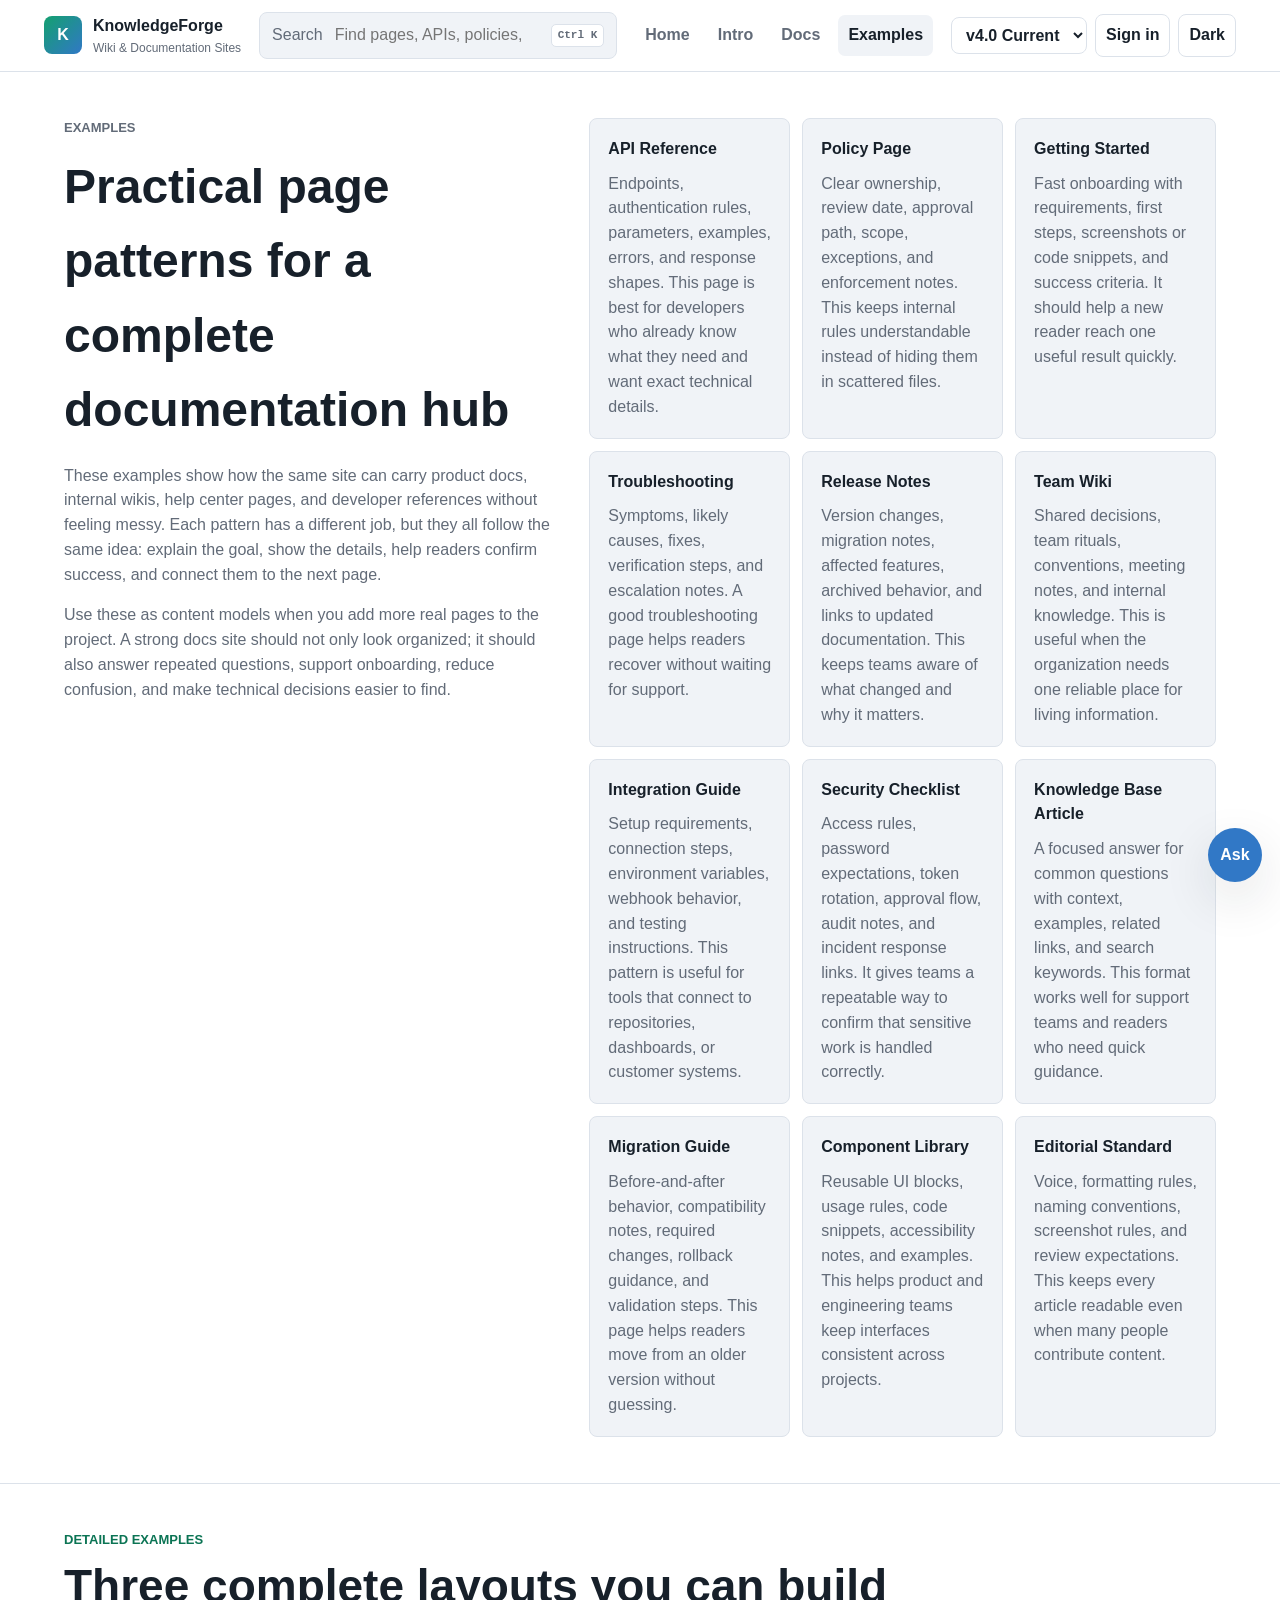
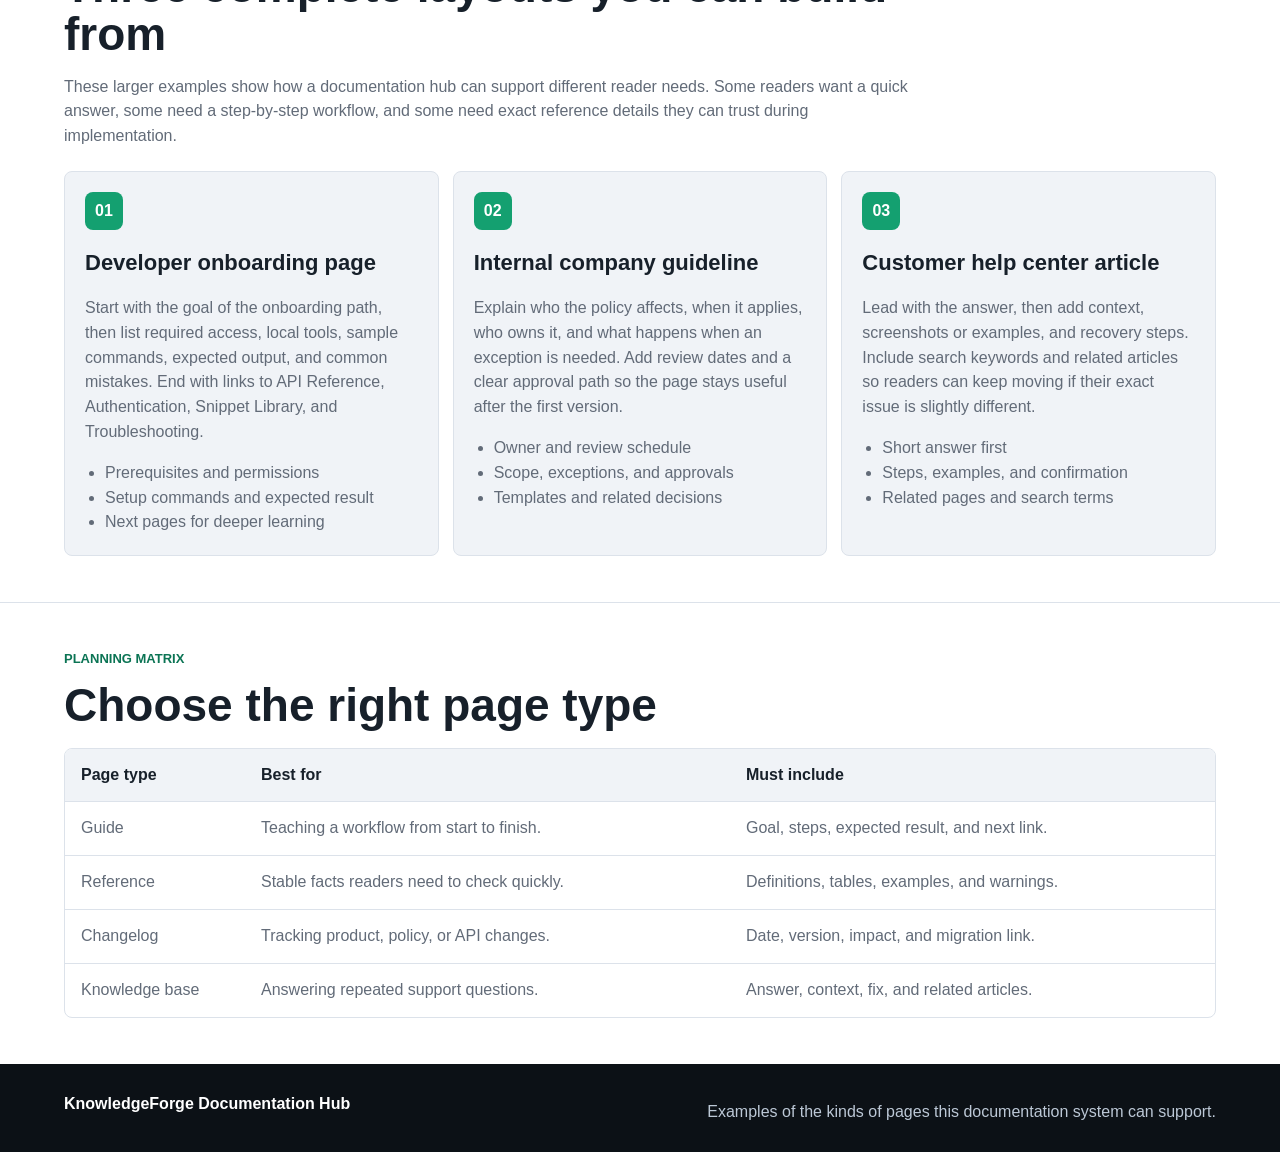
<file: examples.html>
<!DOCTYPE html>
<html lang="en">
<head>
  <meta charset="UTF-8">
  <meta name="viewport" content="width=device-width, initial-scale=1.0">
  <title>KnowledgeForge Examples</title>
  <link rel="icon" type="image/svg+xml" href="favicon.svg">
  <link rel="stylesheet" href="css/styles.css">
</head>
<body data-page="examples">
  <header class="topbar">
    <a class="brand" href="index.html" aria-label="KnowledgeForge home">
      <span class="brand-mark">K</span>
      <span>
        <strong>KnowledgeForge</strong>
        <small>Wiki & Documentation Sites</small>
      </span>
    </a>

    <div class="top-search" role="search">
      <span aria-hidden="true">Search</span>
      <input id="globalSearch" type="search" placeholder="Find pages, APIs, policies, snippets...">
      <kbd>Ctrl K</kbd>
    </div>

    <nav class="topnav" aria-label="Primary">
      <a href="index.html">Home</a>
      <a href="introduction.html">Intro</a>
      <a href="docs.html">Docs</a>
      <a href="examples.html" class="active">Examples</a>
    </nav>

    <div class="top-actions">
      <select id="versionSelect" aria-label="Documentation version">
        <option value="v4">v4.0 Current</option>
        <option value="v3">v3.2 Stable</option>
        <option value="v2">v2.1 Legacy</option>
      </select>
      <button id="authButton" type="button">Sign in</button>
      <button id="themeToggle" type="button">Dark</button>
      <button id="menuButton" class="menu-button" type="button" aria-label="Open sidebar">Menu</button>
    </div>
  </header>

  <main>
    <section class="examples" style="border-top:0;align-items:start;">
      <div>
        <p class="eyebrow">Examples</p>
        <h2>Practical page patterns for a complete documentation hub</h2>
        <p>
          These examples show how the same site can carry product docs, internal wikis,
          help center pages, and developer references without feeling messy. Each pattern
          has a different job, but they all follow the same idea: explain the goal, show
          the details, help readers confirm success, and connect them to the next page.
        </p>
        <p>
          Use these as content models when you add more real pages to the project. A strong
          docs site should not only look organized; it should also answer repeated questions,
          support onboarding, reduce confusion, and make technical decisions easier to find.
        </p>
      </div>
      <div class="example-grid">
        <article>
          <strong>API Reference</strong>
          <span>Endpoints, authentication rules, parameters, examples, errors, and response shapes. This page is best for developers who already know what they need and want exact technical details.</span>
        </article>
        <article>
          <strong>Policy Page</strong>
          <span>Clear ownership, review date, approval path, scope, exceptions, and enforcement notes. This keeps internal rules understandable instead of hiding them in scattered files.</span>
        </article>
        <article>
          <strong>Getting Started</strong>
          <span>Fast onboarding with requirements, first steps, screenshots or code snippets, and success criteria. It should help a new reader reach one useful result quickly.</span>
        </article>
        <article>
          <strong>Troubleshooting</strong>
          <span>Symptoms, likely causes, fixes, verification steps, and escalation notes. A good troubleshooting page helps readers recover without waiting for support.</span>
        </article>
        <article>
          <strong>Release Notes</strong>
          <span>Version changes, migration notes, affected features, archived behavior, and links to updated documentation. This keeps teams aware of what changed and why it matters.</span>
        </article>
        <article>
          <strong>Team Wiki</strong>
          <span>Shared decisions, team rituals, conventions, meeting notes, and internal knowledge. This is useful when the organization needs one reliable place for living information.</span>
        </article>
        <article>
          <strong>Integration Guide</strong>
          <span>Setup requirements, connection steps, environment variables, webhook behavior, and testing instructions. This pattern is useful for tools that connect to repositories, dashboards, or customer systems.</span>
        </article>
        <article>
          <strong>Security Checklist</strong>
          <span>Access rules, password expectations, token rotation, approval flow, audit notes, and incident response links. It gives teams a repeatable way to confirm that sensitive work is handled correctly.</span>
        </article>
        <article>
          <strong>Knowledge Base Article</strong>
          <span>A focused answer for common questions with context, examples, related links, and search keywords. This format works well for support teams and readers who need quick guidance.</span>
        </article>
        <article>
          <strong>Migration Guide</strong>
          <span>Before-and-after behavior, compatibility notes, required changes, rollback guidance, and validation steps. This page helps readers move from an older version without guessing.</span>
        </article>
        <article>
          <strong>Component Library</strong>
          <span>Reusable UI blocks, usage rules, code snippets, accessibility notes, and examples. This helps product and engineering teams keep interfaces consistent across projects.</span>
        </article>
        <article>
          <strong>Editorial Standard</strong>
          <span>Voice, formatting rules, naming conventions, screenshot rules, and review expectations. This keeps every article readable even when many people contribute content.</span>
        </article>
      </div>
    </section>

    <section class="example-showcase" aria-label="Detailed examples">
      <div class="showcase-copy">
        <p class="eyebrow">Detailed examples</p>
        <h2>Three complete layouts you can build from</h2>
        <p>
          These larger examples show how a documentation hub can support different reader
          needs. Some readers want a quick answer, some need a step-by-step workflow, and
          some need exact reference details they can trust during implementation.
        </p>
      </div>
      <div class="showcase-grid">
        <article>
          <span>01</span>
          <h3>Developer onboarding page</h3>
          <p>
            Start with the goal of the onboarding path, then list required access, local
            tools, sample commands, expected output, and common mistakes. End with links
            to API Reference, Authentication, Snippet Library, and Troubleshooting.
          </p>
          <ul>
            <li>Prerequisites and permissions</li>
            <li>Setup commands and expected result</li>
            <li>Next pages for deeper learning</li>
          </ul>
        </article>
        <article>
          <span>02</span>
          <h3>Internal company guideline</h3>
          <p>
            Explain who the policy affects, when it applies, who owns it, and what happens
            when an exception is needed. Add review dates and a clear approval path so the
            page stays useful after the first version.
          </p>
          <ul>
            <li>Owner and review schedule</li>
            <li>Scope, exceptions, and approvals</li>
            <li>Templates and related decisions</li>
          </ul>
        </article>
        <article>
          <span>03</span>
          <h3>Customer help center article</h3>
          <p>
            Lead with the answer, then add context, screenshots or examples, and recovery
            steps. Include search keywords and related articles so readers can keep moving
            if their exact issue is slightly different.
          </p>
          <ul>
            <li>Short answer first</li>
            <li>Steps, examples, and confirmation</li>
            <li>Related pages and search terms</li>
          </ul>
        </article>
      </div>
    </section>

    <section class="example-matrix" aria-label="Example comparison">
      <p class="eyebrow">Planning matrix</p>
      <h2>Choose the right page type</h2>
      <div class="matrix-table" role="table" aria-label="Documentation page type comparison">
        <div role="row">
          <strong role="columnheader">Page type</strong>
          <strong role="columnheader">Best for</strong>
          <strong role="columnheader">Must include</strong>
        </div>
        <div role="row">
          <span role="cell">Guide</span>
          <span role="cell">Teaching a workflow from start to finish.</span>
          <span role="cell">Goal, steps, expected result, and next link.</span>
        </div>
        <div role="row">
          <span role="cell">Reference</span>
          <span role="cell">Stable facts readers need to check quickly.</span>
          <span role="cell">Definitions, tables, examples, and warnings.</span>
        </div>
        <div role="row">
          <span role="cell">Changelog</span>
          <span role="cell">Tracking product, policy, or API changes.</span>
          <span role="cell">Date, version, impact, and migration link.</span>
        </div>
        <div role="row">
          <span role="cell">Knowledge base</span>
          <span role="cell">Answering repeated support questions.</span>
          <span role="cell">Answer, context, fix, and related articles.</span>
        </div>
      </div>
    </section>
  </main>

  <div class="search-panel" id="searchPanel" aria-hidden="true">
    <div class="search-dialog" role="dialog" aria-modal="true" aria-label="Quick Find">
      <div class="dialog-head">
        <strong>Quick Find</strong>
        <button id="closeSearch" type="button" aria-label="Close search">Close</button>
      </div>
      <input id="dialogSearch" type="search" placeholder="Search docs, code, permissions, versions...">
      <div class="search-results" id="searchResults"></div>
    </div>
  </div>

  <div class="auth-panel" id="authPanel" aria-hidden="true">
    <div class="auth-dialog" role="dialog" aria-modal="true" aria-label="Workspace account">
      <div class="dialog-head">
        <strong id="authTitle">Sign in</strong>
        <button id="closeAuth" type="button" aria-label="Close account dialog">Close</button>
      </div>
      <div class="auth-tabs" role="tablist" aria-label="Account mode">
        <button class="auth-tab active" type="button" data-auth-mode="login">Login</button>
        <button class="auth-tab" type="button" data-auth-mode="signup">Sign up</button>
      </div>
      <form id="authForm" class="auth-form">
        <label>
          Name
          <input id="nameInput" type="text" autocomplete="name" placeholder="Your name">
        </label>
        <label>
          Email
          <input id="emailInput" type="email" autocomplete="email" placeholder="you@example.com" required>
        </label>
        <label>
          Password
          <input id="passwordInput" type="password" autocomplete="current-password" placeholder="Minimum 6 characters" required>
        </label>
        <button id="authSubmit" type="submit">Login</button>
        <p id="authMessage" class="auth-message" aria-live="polite"></p>
      </form>
      <div class="local-db-note">
        <strong>Demo database</strong>
        <p>Accounts are stored in this browser using localStorage so the project works without a backend server.</p>
      </div>
    </div>
  </div>

  <button class="to-top" id="toTop" type="button">Top</button>

  <footer>
    <strong>KnowledgeForge Documentation Hub</strong>
    <p>Examples of the kinds of pages this documentation system can support.</p>
  </footer>

  <script src="js/app.js"></script>
</body>
</html>
</file>
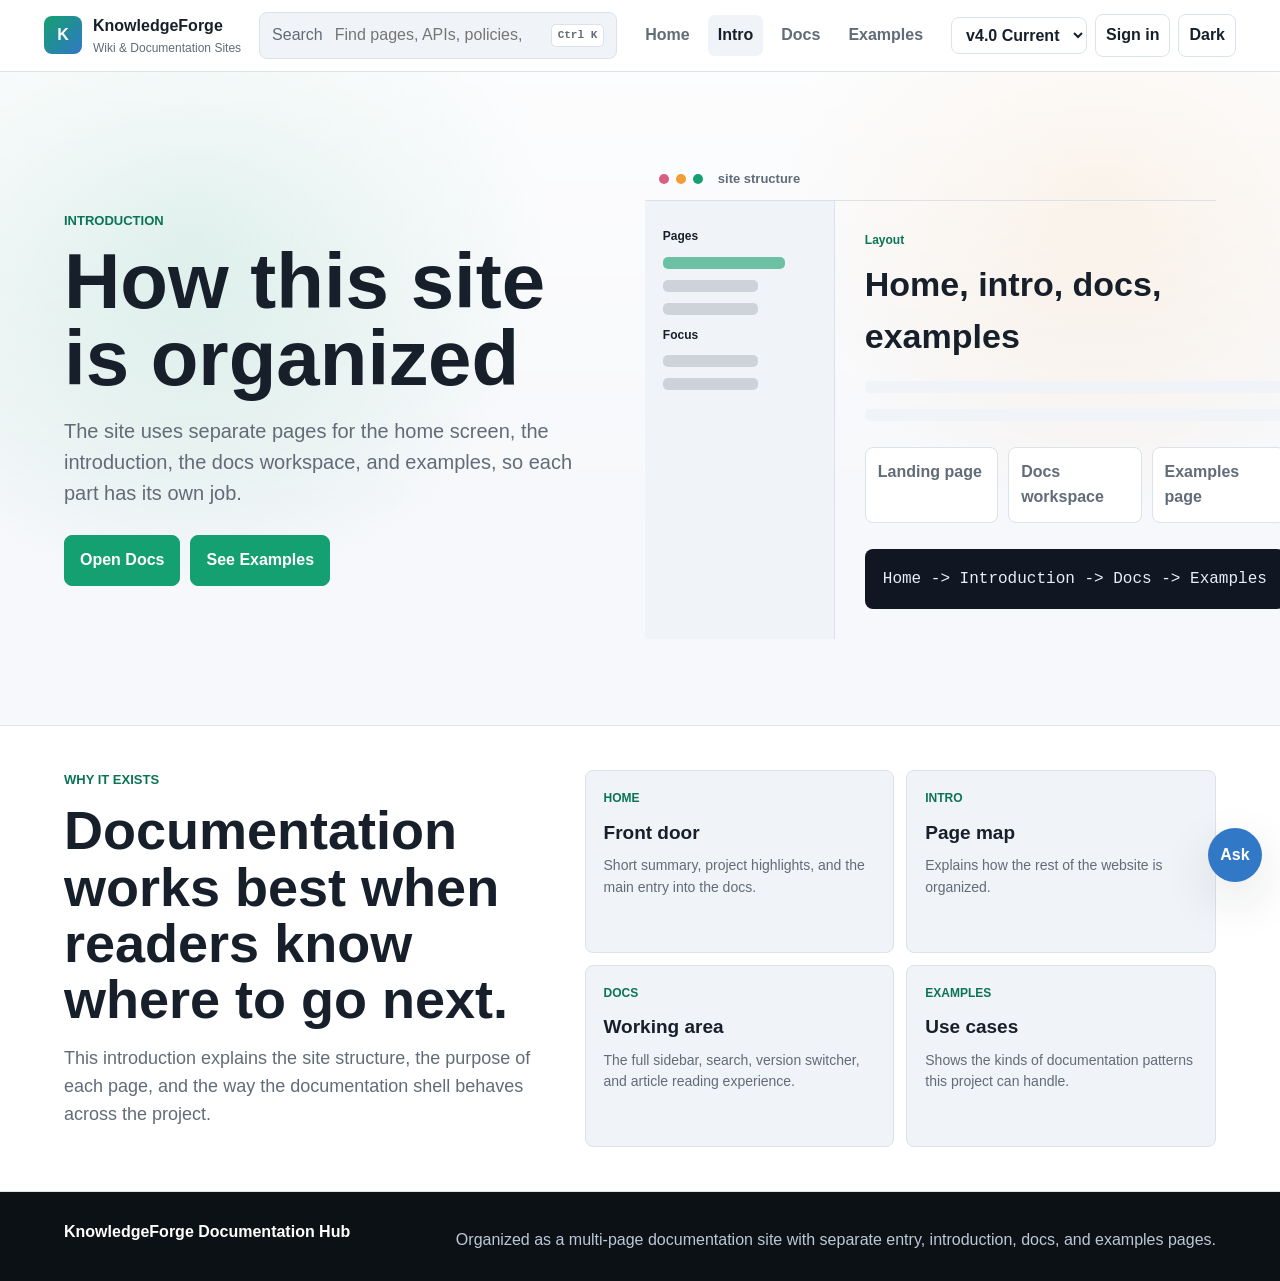
<file: introduction.html>
<!DOCTYPE html>
<html lang="en">
<head>
  <meta charset="UTF-8">
  <meta name="viewport" content="width=device-width, initial-scale=1.0">
  <title>KnowledgeForge Introduction</title>
  <link rel="icon" type="image/svg+xml" href="favicon.svg">
  <link rel="stylesheet" href="css/styles.css">
</head>
<body data-page="introduction">
  <header class="topbar">
    <a class="brand" href="index.html" aria-label="KnowledgeForge home">
      <span class="brand-mark">K</span>
      <span>
        <strong>KnowledgeForge</strong>
        <small>Wiki & Documentation Sites</small>
      </span>
    </a>

    <div class="top-search" role="search">
      <span aria-hidden="true">Search</span>
      <input id="globalSearch" type="search" placeholder="Find pages, APIs, policies, snippets...">
      <kbd>Ctrl K</kbd>
    </div>

    <nav class="topnav" aria-label="Primary">
      <a href="index.html">Home</a>
      <a href="introduction.html" class="active">Intro</a>
      <a href="docs.html">Docs</a>
      <a href="examples.html">Examples</a>
    </nav>

    <div class="top-actions">
      <select id="versionSelect" aria-label="Documentation version">
        <option value="v4">v4.0 Current</option>
        <option value="v3">v3.2 Stable</option>
        <option value="v2">v2.1 Legacy</option>
      </select>
      <button id="authButton" type="button">Sign in</button>
      <button id="themeToggle" type="button">Dark</button>
      <button id="menuButton" class="menu-button" type="button" aria-label="Open sidebar">Menu</button>
    </div>
  </header>

  <main>
    <section class="hero" style="min-height:auto;">
      <div class="hero-copy">
        <p class="eyebrow">Introduction</p>
        <h1>How this site is organized</h1>
        <p>
          The site uses separate pages for the home screen, the introduction, the docs
          workspace, and examples, so each part has its own job.
        </p>
        <div class="hero-actions">
          <a href="docs.html">Open Docs</a>
          <a href="examples.html">See Examples</a>
        </div>
      </div>
      <div class="docs-preview" aria-label="Overview panel">
        <div class="preview-toolbar">
          <span></span><span></span><span></span>
          <strong>site structure</strong>
        </div>
        <div class="preview-grid">
          <aside>
            <b>Pages</b>
            <span class="active"></span>
            <span></span>
            <span></span>
            <b>Focus</b>
            <span></span>
            <span></span>
          </aside>
          <article>
            <p class="mini-label">Layout</p>
            <h2>Home, intro, docs, examples</h2>
            <p class="line wide"></p>
            <p class="line"></p>
            <div class="mini-cards">
              <span>Landing page</span>
              <span>Docs workspace</span>
              <span>Examples page</span>
            </div>
            <pre><code>Home -> Introduction -> Docs -> Examples</code></pre>
          </article>
        </div>
      </div>
    </section>

    <section class="introduction">
      <div class="intro-copy">
        <p class="eyebrow">Why it exists</p>
        <h2>Documentation works best when readers know where to go next.</h2>
        <p>
          This introduction explains the site structure, the purpose of each page, and the
          way the documentation shell behaves across the project.
        </p>
      </div>
      <div class="intro-grid">
        <article>
          <span>Home</span>
          <strong>Front door</strong>
          <p>Short summary, project highlights, and the main entry into the docs.</p>
        </article>
        <article>
          <span>Intro</span>
          <strong>Page map</strong>
          <p>Explains how the rest of the website is organized.</p>
        </article>
        <article>
          <span>Docs</span>
          <strong>Working area</strong>
          <p>The full sidebar, search, version switcher, and article reading experience.</p>
        </article>
        <article>
          <span>Examples</span>
          <strong>Use cases</strong>
          <p>Shows the kinds of documentation patterns this project can handle.</p>
        </article>
      </div>
    </section>
  </main>

  <div class="search-panel" id="searchPanel" aria-hidden="true">
    <div class="search-dialog" role="dialog" aria-modal="true" aria-label="Quick Find">
      <div class="dialog-head">
        <strong>Quick Find</strong>
        <button id="closeSearch" type="button" aria-label="Close search">Close</button>
      </div>
      <input id="dialogSearch" type="search" placeholder="Search docs, code, permissions, versions...">
      <div class="search-results" id="searchResults"></div>
    </div>
  </div>

  <div class="auth-panel" id="authPanel" aria-hidden="true">
    <div class="auth-dialog" role="dialog" aria-modal="true" aria-label="Workspace account">
      <div class="dialog-head">
        <strong id="authTitle">Sign in</strong>
        <button id="closeAuth" type="button" aria-label="Close account dialog">Close</button>
      </div>
      <div class="auth-tabs" role="tablist" aria-label="Account mode">
        <button class="auth-tab active" type="button" data-auth-mode="login">Login</button>
        <button class="auth-tab" type="button" data-auth-mode="signup">Sign up</button>
      </div>
      <form id="authForm" class="auth-form">
        <label>
          Name
          <input id="nameInput" type="text" autocomplete="name" placeholder="Your name">
        </label>
        <label>
          Email
          <input id="emailInput" type="email" autocomplete="email" placeholder="you@example.com" required>
        </label>
        <label>
          Password
          <input id="passwordInput" type="password" autocomplete="current-password" placeholder="Minimum 6 characters" required>
        </label>
        <button id="authSubmit" type="submit">Login</button>
        <p id="authMessage" class="auth-message" aria-live="polite"></p>
      </form>
      <div class="local-db-note">
        <strong>Demo database</strong>
        <p>Accounts are stored in this browser using localStorage so the project works without a backend server.</p>
      </div>
    </div>
  </div>

  <button class="to-top" id="toTop" type="button">Top</button>

  <footer>
    <strong>KnowledgeForge Documentation Hub</strong>
    <p>Organized as a multi-page documentation site with separate entry, introduction, docs, and examples pages.</p>
  </footer>

  <script src="js/app.js"></script>
</body>
</html>
</file>
<file: css/styles.css>
:root {
  --bg: #f7f8fb;
  --surface: #ffffff;
  --surface-2: #f0f3f7;
  --ink: #17202a;
  --muted: #626b78;
  --line: #dce2ea;
  --brand: #14a070;
  --brand-dark: #0b7454;
  --accent: #f29d35;
  --blue: #3178c6;
  --rose: #d95f7f;
  --code: #101722;
  --code-ink: #e8eef7;
  --shadow: 0 18px 50px rgba(24, 32, 42, 0.12);
}

body.dark {
  --bg: #101418;
  --surface: #171d23;
  --surface-2: #202831;
  --ink: #eef3f8;
  --muted: #a5b0bd;
  --line: #2f3a46;
  --brand: #37d99c;
  --brand-dark: #69e4b7;
  --accent: #ffc06b;
  --blue: #74aef0;
  --rose: #f08ca8;
  --code: #080d13;
}

* {
  box-sizing: border-box;
}

html {
  scroll-behavior: smooth;
}

body {
  margin: 0;
  background: var(--bg);
  color: var(--ink);
  font-family: Inter, "Segoe UI", Arial, sans-serif;
  line-height: 1.55;
}

button,
input,
select {
  font: inherit;
}

button {
  cursor: pointer;
}

a {
  color: inherit;
}

button:focus-visible,
a:focus-visible,
input:focus-visible,
select:focus-visible {
  outline: 3px solid color-mix(in srgb, var(--brand) 35%, transparent);
  outline-offset: 3px;
}

.topbar {
  position: sticky;
  top: 0;
  z-index: 40;
  display: grid;
  grid-template-columns: auto minmax(240px, 520px) 1fr auto;
  gap: 18px;
  align-items: center;
  padding: 12px clamp(16px, 4vw, 44px);
  border-bottom: 1px solid var(--line);
  background: color-mix(in srgb, var(--surface) 94%, transparent);
  backdrop-filter: blur(18px);
}

.brand {
  display: inline-flex;
  align-items: center;
  gap: 11px;
  color: var(--ink);
  text-decoration: none;
}

.brand-mark {
  display: grid;
  place-items: center;
  width: 38px;
  height: 38px;
  border-radius: 8px;
  background: linear-gradient(135deg, var(--brand), var(--blue));
  color: #fff;
  font-weight: 900;
}

.brand strong,
.brand small {
  display: block;
}

.brand small {
  color: var(--muted);
  font-size: 12px;
}

.top-search {
  display: grid;
  grid-template-columns: auto 1fr auto;
  align-items: center;
  gap: 10px;
  min-width: 0;
  padding: 9px 12px;
  border: 1px solid var(--line);
  border-radius: 8px;
  background: var(--surface-2);
  color: var(--muted);
}

.top-search input {
  min-width: 0;
  width: 100%;
  border: 0;
  outline: 0;
  background: transparent;
  color: var(--ink);
}

kbd {
  padding: 2px 6px;
  border: 1px solid var(--line);
  border-radius: 5px;
  background: var(--surface);
  color: var(--muted);
  font-size: 11px;
  font-weight: 800;
}

.topnav {
  display: flex;
  justify-content: center;
  gap: 8px;
}

.topnav a {
  padding: 8px 10px;
  border-radius: 7px;
  color: var(--muted);
  font-weight: 800;
  text-decoration: none;
}

.topnav a:hover {
  background: var(--surface-2);
  color: var(--ink);
}

.topnav a.active {
  background: var(--surface-2);
  color: var(--ink);
}

.top-actions {
  display: flex;
  gap: 8px;
  align-items: center;
}

.top-actions select,
.top-actions button,
.hero-actions a,
.hero-actions button,
.to-top {
  border: 1px solid var(--line);
  border-radius: 8px;
  background: var(--surface);
  color: var(--ink);
  font-weight: 800;
}

.top-actions select,
.top-actions button {
  padding: 8px 10px;
}

.menu-button {
  display: none;
}

.hero {
  display: grid;
  grid-template-columns: minmax(0, 0.95fr) minmax(360px, 1.05fr);
  gap: clamp(24px, 5vw, 64px);
  align-items: center;
  min-height: 610px;
  padding: clamp(42px, 7vw, 86px) clamp(16px, 5vw, 72px);
  background:
    linear-gradient(180deg, color-mix(in srgb, var(--surface) 66%, transparent), transparent 68%),
    radial-gradient(circle at 15% 25%, color-mix(in srgb, var(--brand) 20%, transparent), transparent 30%),
    radial-gradient(circle at 86% 18%, color-mix(in srgb, var(--accent) 18%, transparent), transparent 26%);
}

.eyebrow {
  margin: 0 0 12px;
  color: var(--brand-dark);
  font-size: 13px;
  font-weight: 900;
  letter-spacing: 0;
  text-transform: uppercase;
}

.hero h1 {
  margin: 0;
  max-width: 700px;
  font-size: clamp(42px, 7vw, 78px);
  line-height: 0.98;
  letter-spacing: 0;
}

.hero-copy > p:not(.eyebrow) {
  max-width: 680px;
  color: var(--muted);
  font-size: 20px;
}

.hero-actions {
  display: flex;
  flex-wrap: wrap;
  gap: 10px;
  margin-top: 26px;
}

.hero-actions a,
.hero-actions button {
  padding: 12px 15px;
  text-decoration: none;
}

.hero-actions a {
  border-color: var(--brand);
  background: var(--brand);
  color: #fff;
}

.hero-stats {
  display: flex;
  flex-wrap: wrap;
  gap: 10px;
  margin-top: 24px;
}

.hero-stats span {
  padding: 10px 12px;
  border: 1px solid var(--line);
  border-radius: 8px;
  background: color-mix(in srgb, var(--surface) 82%, transparent);
  color: var(--muted);
  font-weight: 800;
}

.hero-stats strong {
  margin-right: 5px;
  color: var(--ink);
}

.hero-loop {
  overflow: hidden;
  border: 1px solid var(--line);
  border-radius: 8px;
  background: var(--surface);
  box-shadow: var(--shadow);
}

.preview-toolbar {
  display: flex;
  align-items: center;
  gap: 7px;
  padding: 11px 14px;
  border-bottom: 1px solid var(--line);
  color: var(--muted);
}

.preview-toolbar span {
  width: 10px;
  height: 10px;
  border-radius: 50%;
  background: var(--line);
}

.preview-toolbar span:first-child {
  background: var(--rose);
}

.preview-toolbar span:nth-child(2) {
  background: var(--accent);
}

.preview-toolbar span:nth-child(3) {
  background: var(--brand);
}

.preview-toolbar strong {
  margin-left: 8px;
  font-size: 13px;
}

.preview-grid {
  display: grid;
  grid-template-columns: 190px 1fr;
  min-height: 360px;
}

.preview-grid aside {
  padding: 18px;
  border-right: 1px solid var(--line);
  background: var(--surface-2);
}

.preview-grid b {
  display: block;
  margin: 8px 0 10px;
  font-size: 12px;
}

.preview-grid aside span {
  display: block;
  height: 12px;
  margin: 11px 0;
  border-radius: 5px;
  background: color-mix(in srgb, var(--muted) 24%, transparent);
}

.preview-grid aside span.active {
  width: 80%;
  background: color-mix(in srgb, var(--brand) 60%, transparent);
}

.preview-grid aside span:not(.active) {
  width: 62%;
}

.preview-grid article {
  padding: 30px;
}

.mini-label {
  margin: 0 0 8px;
  color: var(--brand-dark);
  font-size: 12px;
  font-weight: 900;
}

.preview-grid h2 {
  margin: 0 0 18px;
  font-size: 34px;
}

.line {
  height: 12px;
  max-width: 440px;
  border-radius: 5px;
  background: var(--surface-2);
}

.line.wide {
  max-width: 520px;
}

.mini-cards {
  display: grid;
  grid-template-columns: repeat(3, minmax(0, 1fr));
  gap: 10px;
  margin: 26px 0;
}

.mini-cards span {
  min-height: 68px;
  padding: 12px;
  border: 1px solid var(--line);
  border-radius: 8px;
  background: var(--surface);
  color: var(--muted);
  font-weight: 800;
}

pre {
  margin: 0;
  overflow: auto;
  border-radius: 8px;
  background: var(--code);
  color: var(--code-ink);
}

code {
  font-family: Consolas, "Courier New", monospace;
}

.preview-grid pre {
  padding: 18px;
}

.hero-loop {
  display: grid;
  grid-template-rows: auto 1fr;
}

.loop-screen {
  overflow: hidden;
  min-height: 460px;
  background:
    linear-gradient(180deg, color-mix(in srgb, var(--surface) 90%, var(--brand) 10%), var(--surface-2));
}

.loop-track {
  display: grid;
  gap: 16px;
  padding: 16px;
  animation: loopScroll 18s linear infinite;
}

.loop-track article {
  min-height: 180px;
  padding: 20px;
  border: 1px solid var(--line);
  border-radius: 8px;
  background: var(--surface);
}

.loop-track h2 {
  margin: 0;
  font-size: 30px;
  line-height: 1.04;
}

.loop-track pre {
  margin-top: 18px;
  padding: 16px;
}

.loop-track .mini-cards {
  margin-top: 18px;
}

@keyframes loopScroll {
  0% {
    transform: translateY(0);
  }

  100% {
    transform: translateY(-52%);
  }
}

@keyframes riseIn {
  from {
    opacity: 0;
    transform: translateY(14px);
  }

  to {
    opacity: 1;
    transform: translateY(0);
  }
}

@keyframes fadeIn {
  from {
    opacity: 0;
  }

  to {
    opacity: 1;
  }
}

@media (prefers-reduced-motion: reduce) {
  *,
  *::before,
  *::after {
    animation-duration: 1ms !important;
    scroll-behavior: auto !important;
    transition-duration: 1ms !important;
  }

  .loop-track {
    animation: none !important;
  }
}

.introduction {
  display: grid;
  grid-template-columns: minmax(0, 0.78fr) minmax(360px, 1fr);
  gap: 28px;
  padding: 44px clamp(16px, 5vw, 72px);
  border-top: 1px solid var(--line);
  border-bottom: 1px solid var(--line);
  background: var(--surface);
}

.intro-copy h2 {
  margin: 0;
  max-width: 720px;
  font-size: clamp(30px, 4.4vw, 54px);
  line-height: 1.04;
  letter-spacing: 0;
}

.intro-copy p:not(.eyebrow) {
  max-width: 700px;
  color: var(--muted);
  font-size: 18px;
}

.intro-grid {
  display: grid;
  grid-template-columns: repeat(2, minmax(0, 1fr));
  gap: 12px;
}

.intro-grid article {
  min-height: 164px;
  padding: 18px;
  border: 1px solid var(--line);
  border-radius: 8px;
  background: var(--surface-2);
}

.intro-grid span {
  display: block;
  color: var(--brand-dark);
  font-size: 12px;
  font-weight: 900;
  text-transform: uppercase;
}

.intro-grid strong {
  display: block;
  margin-top: 10px;
  font-size: 19px;
}

.intro-grid p {
  margin: 8px 0 0;
  color: var(--muted);
  font-size: 14px;
}

.feature-band {
  display: grid;
  grid-template-columns: repeat(4, minmax(0, 1fr));
  gap: 1px;
  margin: 0 clamp(16px, 5vw, 72px) 28px;
  overflow: hidden;
  border: 1px solid var(--line);
  border-radius: 8px;
  background: var(--line);
}

.feature-band article {
  padding: 20px;
  background: var(--surface);
}

.feature-band span {
  color: var(--brand-dark);
  font-weight: 900;
}

.feature-band h2 {
  margin: 10px 0 8px;
  font-size: 18px;
}

.feature-band p {
  margin: 0;
  color: var(--muted);
  font-size: 14px;
}

.workspace {
  display: grid;
  grid-template-columns: minmax(0, 1fr) 230px;
  gap: 22px;
  align-items: start;
  padding: 26px clamp(16px, 5vw, 72px) 64px;
}

.docs-layout.workspace {
  grid-template-columns: minmax(0, 1fr) 250px;
}

.sidebar,
.doc-view,
.right-rail {
  border: 1px solid var(--line);
  border-radius: 8px;
  background: var(--surface);
}

.docs-layout .sidebar {
  position: fixed;
  top: 82px;
  left: 0;
  bottom: 24px;
  width: 282px;
  max-height: calc(100vh - 106px);
  overflow: auto;
  padding: 16px;
  z-index: 60;
  transform: translateX(-246px);
  transition: transform 180ms ease, box-shadow 180ms ease;
  box-shadow: none;
  grid-column: 1 / -1;
  grid-row: 1;
}

.docs-layout .sidebar:hover,
.docs-layout .sidebar:focus-within {
  transform: translateX(0);
  box-shadow: var(--shadow);
}

.docs-layout .right-rail {
  display: block;
  position: sticky;
  top: 94px;
  max-height: calc(100vh - 118px);
  overflow: auto;
  padding: 16px;
  grid-column: 2;
  grid-row: 1;
}

body.dark[data-page="docs"] {
  background:
    radial-gradient(circle at top, rgba(55, 217, 156, 0.08), transparent 30%),
    #0b0f14;
  color: #eef3f8;
}

body.dark[data-page="docs"] .topbar {
  background: rgba(11, 15, 20, 0.92);
}

body.dark[data-page="docs"] .introduction {
  border-color: #202833;
  background:
    linear-gradient(180deg, rgba(16, 21, 28, 0.96), rgba(12, 16, 22, 0.96)),
    #0b0f14;
}

body.dark[data-page="docs"] .intro-copy h2,
body.dark[data-page="docs"] .intro-grid strong,
body.dark[data-page="docs"] .feature-band h2,
body.dark[data-page="docs"] .feature-band span,
body.dark[data-page="docs"] .sidebar-title strong,
body.dark[data-page="docs"] .doc-view h2,
body.dark[data-page="docs"] .rail-head strong,
body.dark[data-page="docs"] .assistant-box span,
body.dark[data-page="docs"] .account-card span {
  color: #eef3f8;
}

body.dark[data-page="docs"] .intro-copy p:not(.eyebrow),
body.dark[data-page="docs"] .intro-grid p,
body.dark[data-page="docs"] .feature-band p,
body.dark[data-page="docs"] .account-card p,
body.dark[data-page="docs"] .assistant-box p,
body.dark[data-page="docs"] .sidebar-title small {
  color: #a5b0bd;
}

body.dark[data-page="docs"] .intro-grid article,
body.dark[data-page="docs"] .feature-band article,
body.dark[data-page="docs"] .sidebar,
body.dark[data-page="docs"] .doc-view,
body.dark[data-page="docs"] .right-rail,
body.dark[data-page="docs"] .docs-tabs,
body.dark[data-page="docs"] .sidebar-reminder,
body.dark[data-page="docs"] .discussion-board,
body.dark[data-page="docs"] .discussion-grid article,
body.dark[data-page="docs"] .tutorial-panel,
body.dark[data-page="docs"] .page-feedback,
body.dark[data-page="docs"] .rail-menu,
body.dark[data-page="docs"] .discussion-panel,
body.dark[data-page="docs"] .discussion-tags,
body.dark[data-page="docs"] .thread-card,
body.dark[data-page="docs"] .thread-stats button,
body.dark[data-page="docs"] .thread-stats span,
body.dark[data-page="docs"] .discussion-filter,
body.dark[data-page="docs"] .discussion-tags a {
  background: rgba(17, 22, 29, 0.92);
  border-color: #27313d;
  box-shadow: none;
}

body.dark[data-page="docs"] .intro-grid article,
body.dark[data-page="docs"] .feature-band article,
body.dark[data-page="docs"] .assistant-box,
body.dark[data-page="docs"] .account-card,
body.dark[data-page="docs"] .rail-head {
  background: rgba(19, 25, 33, 0.96);
}

body.dark[data-page="docs"] .sidebar-reminder {
  color: #95e9c7;
}

body.dark[data-page="docs"] .discussion-board h2,
body.dark[data-page="docs"] .discussion-board h2,
body.dark[data-page="docs"] .discussion-grid strong,
body.dark[data-page="docs"] .thread-body h3 a,
body.dark[data-page="docs"] .discussion-filter,
body.dark[data-page="docs"] .discussion-tags a {
  color: #eef3f8;
}

body.dark[data-page="docs"] .rail-menu button,
body.dark[data-page="docs"] .rail-menu span,
body.dark[data-page="docs"] .tutorial-panel p,
body.dark[data-page="docs"] .tutorial-panel li,
body.dark[data-page="docs"] .page-feedback p,
body.dark[data-page="docs"] .discussion-headline p,
body.dark[data-page="docs"] .thread-body p,
body.dark[data-page="docs"] .thread-body small {
  color: #a5b0bd;
}

body.dark[data-page="docs"] .ask-question-button {
  color: #fff;
}

body[data-page="docs"] .workspace-visual {
  display: none;
}

.sidebar-reminder {
  margin: 18px clamp(16px, 5vw, 72px) 0;
  padding: 12px 14px;
  border: 1px solid color-mix(in srgb, var(--brand) 24%, var(--line));
  border-radius: 8px;
  background: color-mix(in srgb, var(--brand) 10%, var(--surface));
  color: var(--brand-dark);
  font-size: 13px;
  font-weight: 800;
}

.docs-tabs {
  display: flex;
  flex-wrap: wrap;
  gap: 8px;
  margin: 14px clamp(16px, 5vw, 72px) 0;
  padding: 10px;
  border: 1px solid var(--line);
  border-radius: 8px;
  background: var(--surface);
  box-shadow: 0 10px 24px rgba(24, 32, 42, 0.06);
  animation: riseIn 520ms ease both;
}

.docs-tab {
  position: relative;
  overflow: hidden;
  width: auto;
  margin: 0;
  padding: 9px 12px;
  border: 1px solid var(--line);
  border-radius: 7px;
  background: var(--surface-2);
  color: var(--muted);
  font-size: 14px;
  font-weight: 900;
  transition: transform 180ms ease, border-color 180ms ease, background 180ms ease, color 180ms ease;
}

.docs-tab span {
  display: inline-grid;
  place-items: center;
  min-width: 24px;
  height: 24px;
  margin-right: 6px;
  border-radius: 6px;
  background: var(--surface);
  color: var(--brand-dark);
  font-size: 11px;
}

.docs-tab:hover,
.docs-tab.active {
  background: color-mix(in srgb, var(--brand) 12%, var(--surface));
  color: var(--brand-dark);
  transform: translateY(-2px);
}

.docs-tab.active::after {
  content: "";
  position: absolute;
  left: 12px;
  right: 12px;
  bottom: 0;
  height: 3px;
  border-radius: 999px 999px 0 0;
  background: var(--brand);
}

.recipes-board {
  padding: 42px clamp(16px, 5vw, 72px);
  border-top: 1px solid var(--line);
  background:
    radial-gradient(circle at top left, color-mix(in srgb, var(--accent) 15%, transparent), transparent 18%),
    linear-gradient(135deg, color-mix(in srgb, var(--blue) 10%, transparent), transparent 42%),
    var(--surface);
}

.recipes-header {
  display: flex;
  justify-content: space-between;
  align-items: flex-start;
  gap: 18px;
  margin-bottom: 20px;
}

.recipes-header h2 {
  margin: 0;
  font-size: clamp(30px, 4vw, 48px);
  line-height: 1.05;
}

.recipes-header p {
  max-width: 880px;
  color: var(--muted);
}

.recipes-cta {
  display: inline-flex;
  align-items: center;
  justify-content: center;
  padding: 12px 16px;
  border-radius: 8px;
  border: 1px solid var(--brand);
  background: linear-gradient(135deg, var(--brand), var(--blue));
  color: #fff;
  font-weight: 900;
  text-decoration: none;
  box-shadow: var(--shadow);
}

.recipe-showcase {
  display: grid;
  grid-template-columns: minmax(280px, 0.8fr) minmax(0, 1.2fr);
  gap: 18px;
  margin-bottom: 18px;
}

.recipe-steps,
.recipe-code-panel,
.recipe-grid article {
  border: 1px solid var(--line);
  border-radius: 8px;
  background: var(--surface-2);
}

.recipe-steps {
  padding: 22px;
}

.recipe-steps span {
  color: var(--blue);
  font-size: 12px;
  font-weight: 900;
  text-transform: uppercase;
}

.recipe-steps h3 {
  margin: 8px 0 10px;
  font-size: 26px;
}

.recipe-steps p,
.recipe-steps li {
  color: var(--muted);
}

.recipe-steps ol {
  margin: 14px 0 0;
  padding-left: 22px;
}

.recipe-actions {
  display: flex;
  gap: 10px;
  flex-wrap: wrap;
  margin-top: 18px;
}

.recipe-actions a,
.recipe-actions button,
.recipe-card-actions a,
.recipe-card-actions button {
  display: inline-flex;
  align-items: center;
  justify-content: center;
  min-height: 42px;
  padding: 10px 14px;
  border: 1px solid var(--line);
  border-radius: 8px;
  background: var(--surface);
  color: var(--ink);
  font-weight: 900;
  text-decoration: none;
}

.recipe-actions a,
.recipe-actions button {
  background: linear-gradient(135deg, var(--blue), var(--brand));
  color: #fff;
  border-color: transparent;
}

.recipe-code-panel {
  overflow: hidden;
}

.recipe-code-panel .code-head {
  background: rgba(0, 0, 0, 0.18);
}

.recipe-code-panel pre {
  margin: 0;
  min-height: 240px;
}

.code-foot {
  display: flex;
  gap: 8px;
  flex-wrap: wrap;
  padding: 12px;
  border-top: 1px solid var(--line);
}

.code-foot code {
  padding: 5px 8px;
  border-radius: 999px;
  background: var(--surface);
  color: var(--muted);
  font-size: 12px;
}

.recipe-grid {
  display: grid;
  grid-template-columns: repeat(3, minmax(0, 1fr));
  gap: 14px;
}

.recipe-grid article {
  padding: 20px;
  transition: transform 180ms ease, border-color 180ms ease, box-shadow 180ms ease;
}

.recipe-preview {
  display: grid;
  gap: 8px;
  min-height: 92px;
  padding: 14px;
  border: 1px solid color-mix(in srgb, var(--blue) 24%, var(--line));
  border-radius: 8px;
  background: linear-gradient(135deg, rgba(67, 126, 255, 0.22), transparent), #121820;
  color: #f4f7fa;
}

.recipe-preview span {
  color: #9ec8ff;
  font-size: 11px;
  font-weight: 900;
  letter-spacing: 0.08em;
  text-transform: uppercase;
}

.recipe-preview code {
  align-self: end;
  overflow-wrap: anywhere;
  color: #d8f7e9;
  font-size: 13px;
}

.recipe-preview-terminal code::before {
  content: ">";
  margin-right: 8px;
  color: #71d7ac;
}

.recipe-grid article:hover {
  transform: translateY(-4px);
  border-color: color-mix(in srgb, var(--blue) 34%, var(--line));
  box-shadow: 0 16px 34px rgba(24, 32, 42, 0.12);
}

.recipe-grid strong {
  display: block;
  margin-top: 10px;
  font-size: 18px;
}

.recipe-grid p,
.recipe-grid small {
  color: var(--muted);
}

.recipe-grid small {
  display: block;
  margin: 14px 0 0;
}

.recipe-card-actions {
  display: flex;
  gap: 8px;
  flex-wrap: wrap;
  margin-top: 14px;
}

.recipe-card-actions a {
  background: var(--surface);
  color: var(--brand-dark);
}

.recipe-card-actions button {
  background: linear-gradient(135deg, var(--blue), var(--brand));
  color: #fff;
  border-color: transparent;
}

.recipe-card-actions button:hover,
.recipe-card-actions a:hover,
.recipe-actions a:hover,
.recipe-actions button:hover,
.recipes-cta:hover {
  filter: brightness(1.05);
}

.recipes-cta:hover,
.copy-page-button:hover,
.rail-menu-button:hover,
.ask-question-button:hover,
.discussion-filter:hover,
.thread-actions button:hover,
.thread-stats button:hover {
  transform: translateY(-1px);
}

.workspace-visual {
  padding: 18px clamp(16px, 5vw, 72px) 0;
}

.workspace-card {
  overflow: hidden;
  border: 1px solid var(--line);
  border-radius: 8px;
  background: var(--surface);
  box-shadow: var(--shadow);
}

.workspace-card-top {
  display: flex;
  align-items: center;
  gap: 7px;
  padding: 11px 14px;
  border-bottom: 1px solid var(--line);
  color: var(--muted);
}

.workspace-card-top span {
  width: 10px;
  height: 10px;
  border-radius: 50%;
  background: var(--line);
}

.workspace-card-top span:first-child {
  background: var(--rose);
}

.workspace-card-top span:nth-child(2) {
  background: var(--accent);
}

.workspace-card-top span:nth-child(3) {
  background: var(--brand);
}

.workspace-card-top strong {
  margin-left: 8px;
  font-size: 13px;
}

.workspace-card-body {
  display: grid;
  grid-template-columns: 170px minmax(0, 1fr);
  min-height: 240px;
  background: linear-gradient(180deg, color-mix(in srgb, var(--surface) 86%, var(--brand) 14%), var(--surface-2));
}

.visual-nav {
  padding: 18px;
  border-right: 1px solid var(--line);
  background: color-mix(in srgb, var(--surface) 76%, transparent);
}

.visual-nav span {
  display: block;
  height: 14px;
  margin: 11px 0;
  border-radius: 999px;
  background: color-mix(in srgb, var(--muted) 24%, transparent);
}

.visual-nav span.active {
  width: 80%;
  background: color-mix(in srgb, var(--brand) 56%, transparent);
}

.visual-content {
  padding: 22px;
}

.visual-content h3 {
  margin: 0;
  font-size: 30px;
  line-height: 1.06;
}

.visual-content p {
  max-width: 680px;
  margin: 12px 0 16px;
  color: var(--muted);
}

.visual-content pre {
  padding: 16px;
}

.sidebar-title {
  margin-bottom: 12px;
  padding-bottom: 14px;
  border-bottom: 1px solid var(--line);
}

.sidebar-title strong,
.sidebar-title small {
  display: block;
}

.sidebar-title small {
  color: var(--muted);
}

.section-toggle,
.doc-link {
  width: 100%;
  border: 0;
  background: transparent;
  color: var(--ink);
  text-align: left;
}

.section-toggle {
  position: relative;
  padding: 10px 28px 10px 8px;
  border-radius: 7px;
  font-weight: 900;
}

.section-toggle::after {
  content: "+";
  position: absolute;
  right: 10px;
}

.nav-section.open .section-toggle::after {
  content: "-";
}

.section-toggle:hover {
  background: var(--surface-2);
}

.section-links {
  display: none;
}

.nav-section.open .section-links {
  display: block;
}

.doc-link {
  margin: 2px 0;
  padding: 9px 8px 9px 20px;
  border-radius: 7px;
  color: var(--muted);
  font-size: 14px;
}

.doc-link:hover,
.doc-link.active {
  background: color-mix(in srgb, var(--brand) 12%, transparent);
  color: var(--brand-dark);
}

.doc-link.active {
  box-shadow: inset 3px 0 0 var(--brand);
}

.doc-view {
  min-height: 720px;
  padding: clamp(22px, 4vw, 44px);
  outline: none;
  animation: riseIn 580ms ease both;
}

.docs-layout .doc-view {
  grid-column: 1;
  grid-row: 1;
}

.breadcrumbs {
  display: flex;
  flex-wrap: wrap;
  gap: 8px;
  margin-bottom: 18px;
}

.breadcrumbs span,
.tag {
  padding: 5px 9px;
  border: 1px solid var(--line);
  border-radius: 999px;
  background: var(--surface-2);
  color: var(--muted);
  font-size: 12px;
  font-weight: 800;
}

.doc-view h2 {
  margin: 0;
  font-size: clamp(32px, 5vw, 52px);
  line-height: 1.06;
}

.return-button {
  display: inline-flex;
  align-items: center;
  gap: 8px;
  margin: 0 0 18px;
  padding: 8px 12px;
  border: 1px solid var(--line);
  border-radius: 8px;
  background: var(--surface-2);
  color: var(--ink);
  font-weight: 900;
}

.return-button span {
  font-size: 16px;
}

.doc-summary {
  max-width: 760px;
  margin: 13px 0 24px;
  color: var(--muted);
  font-size: 18px;
}

.doc-tabs {
  display: flex;
  gap: 6px;
  margin-bottom: 24px;
  padding: 4px;
  width: max-content;
  max-width: 100%;
  border: 1px solid var(--line);
  border-radius: 8px;
  background: var(--surface-2);
}

.tab-button {
  padding: 8px 12px;
  border: 0;
  border-radius: 7px;
  background: transparent;
  color: var(--muted);
  font-weight: 900;
}

.tab-button.active {
  background: var(--surface);
  color: var(--ink);
  box-shadow: 0 7px 16px rgba(24, 32, 42, 0.08);
}

.tag-list {
  display: flex;
  flex-wrap: wrap;
  gap: 7px;
  margin-bottom: 22px;
}

.doc-section {
  margin: 28px 0;
  animation: fadeIn 480ms ease both;
}

.doc-section h3 {
  margin: 0 0 9px;
  font-size: 22px;
}

.doc-section p,
.doc-section li {
  color: var(--muted);
}

.doc-section ul,
.doc-section ol {
  padding-left: 22px;
}

.callout {
  margin: 24px 0;
  padding: 16px 18px;
  border: 1px solid color-mix(in srgb, var(--blue) 18%, var(--line));
  border-radius: 8px;
  background: color-mix(in srgb, var(--blue) 8%, var(--surface));
  color: var(--ink);
}

.reference-grid {
  display: grid;
  grid-template-columns: repeat(3, minmax(0, 1fr));
  gap: 12px;
  margin: 24px 0;
}

.reference-grid article {
  padding: 14px;
  border: 1px solid var(--line);
  border-radius: 8px;
  background: var(--surface-2);
}

.reference-grid strong,
.reference-grid span {
  display: block;
}

.reference-grid span {
  margin-top: 8px;
  color: var(--muted);
}

.tutorial-panel {
  margin: 26px 0 30px;
  padding: 18px;
  border: 1px solid color-mix(in srgb, var(--brand) 25%, var(--line));
  border-radius: 8px;
  background: linear-gradient(180deg, color-mix(in srgb, var(--brand) 10%, transparent), var(--surface));
}

.tutorial-panel span {
  color: var(--brand-dark);
  font-size: 12px;
  font-weight: 900;
  text-transform: uppercase;
}

.tutorial-panel h3 {
  margin: 8px 0 10px;
  font-size: 22px;
}

.tutorial-panel p,
.tutorial-panel li {
  color: var(--muted);
}

.tutorial-panel ol {
  margin: 14px 0;
  padding-left: 22px;
}

.page-feedback {
  display: flex;
  flex-wrap: wrap;
  gap: 12px;
  align-items: center;
  justify-content: space-between;
  margin: 28px 0 0;
  padding: 18px;
  border: 1px solid var(--line);
  border-radius: 8px;
  background: var(--surface-2);
}

.page-feedback strong {
  font-size: 16px;
}

.page-feedback > div {
  display: flex;
  gap: 8px;
}

.feedback-button {
  display: inline-flex;
  align-items: center;
  gap: 8px;
  padding: 10px 14px;
  border: 1px solid var(--line);
  border-radius: 8px;
  background: var(--surface);
  color: var(--ink);
  font-weight: 900;
}

.feedback-button[data-feedback="yes"] {
  border-color: color-mix(in srgb, var(--brand) 30%, var(--line));
  background: color-mix(in srgb, var(--brand) 12%, var(--surface));
}

.feedback-button[data-feedback="no"] {
  border-color: color-mix(in srgb, var(--rose) 30%, var(--line));
  background: color-mix(in srgb, var(--rose) 10%, var(--surface));
}

.page-feedback p {
  width: 100%;
  margin: 0;
  color: var(--muted);
}

.rail-tools {
  display: flex;
  gap: 8px;
  margin-bottom: 12px;
}

.copy-page-button,
.rail-menu-button {
  min-height: 40px;
  border: 1px solid var(--line);
  border-radius: 8px;
  background: var(--surface);
  color: var(--ink);
  font-weight: 900;
}

.copy-page-button {
  flex: 1;
}

.rail-menu-button {
  width: 42px;
  font-size: 20px;
}

.rail-menu {
  display: none;
  margin-bottom: 14px;
  padding: 10px;
  border: 1px solid var(--line);
  border-radius: 8px;
  background: var(--surface);
}

.rail-menu.open {
  display: grid;
  gap: 8px;
}

.rail-menu button,
.rail-menu span {
  width: 100%;
  padding: 10px 12px;
  border: 1px solid var(--line);
  border-radius: 8px;
  background: var(--surface-2);
  color: var(--ink);
  text-align: left;
  font-weight: 800;
}

.rail-menu span {
  display: block;
  background: transparent;
  border: 0;
  padding: 8px 0 0;
  color: var(--muted);
  font-size: 12px;
  text-transform: uppercase;
}

.assistant-box,
.account-card {
  margin-top: 14px;
  padding: 14px;
  border: 1px solid var(--line);
  border-radius: 8px;
  background: var(--surface-2);
}

.assistant-box span,
.account-card span {
  display: block;
  margin-bottom: 6px;
  font-weight: 900;
}

.assistant-box p,
.account-card p {
  margin: 0;
  color: var(--muted);
}

.thread-card {
  display: grid;
  grid-template-columns: 180px minmax(0, 1fr);
  gap: 18px;
  padding: 18px;
  border: 1px solid var(--line);
  border-radius: 8px;
  background: var(--surface);
}

.thread-actions {
  display: flex;
  flex-wrap: wrap;
  gap: 8px;
  margin-top: 16px;
}

.thread-actions button,
.thread-stats button {
  min-height: 38px;
  padding: 9px 12px;
  border: 1px solid var(--line);
  border-radius: 8px;
  background: var(--surface-2);
  color: var(--ink);
  font-weight: 900;
}

.thread-stats {
  display: flex;
  flex-direction: column;
  gap: 8px;
}

.thread-stats span {
  display: inline-flex;
  justify-content: center;
  align-items: center;
  min-height: 38px;
  padding: 9px 12px;
  border: 1px solid var(--line);
  border-radius: 8px;
  background: color-mix(in srgb, var(--brand) 10%, var(--surface));
  color: var(--brand-dark);
  font-weight: 900;
}

.thread-body h3 {
  margin: 0;
  font-size: 20px;
}

.thread-body h3 a {
  text-decoration: none;
}

.thread-body p {
  margin: 10px 0 0;
  color: var(--muted);
}

.thread-body small {
  display: block;
  margin-top: 10px;
  color: var(--muted);
}

.thread-comments {
  margin-top: 14px;
  padding: 12px;
  border: 1px solid var(--line);
  border-radius: 8px;
  background: var(--surface-2);
}

.thread-comments p {
  margin: 0 0 10px;
}

.thread-comments p:last-child {
  margin-bottom: 0;
}

.thread-reply-form {
  display: grid;
  gap: 10px;
  margin-top: 14px;
  padding: 14px;
  border: 1px solid color-mix(in srgb, var(--blue) 22%, var(--line));
  border-radius: 8px;
  background: color-mix(in srgb, var(--blue) 6%, var(--surface));
}

.thread-reply-form label {
  display: grid;
  gap: 8px;
  color: var(--ink);
  font-weight: 800;
}

.thread-reply-form textarea {
  width: 100%;
  padding: 10px 12px;
  border: 1px solid var(--line);
  border-radius: 8px;
  background: var(--surface);
  color: var(--ink);
  resize: vertical;
}

.thread-reply-actions {
  display: flex;
  gap: 8px;
}

.thread-reply-actions button {
  min-height: 40px;
  padding: 10px 14px;
  border: 1px solid var(--line);
  border-radius: 8px;
  background: var(--surface);
  color: var(--ink);
  font-weight: 900;
}

.discussion-filter.active {
  border-color: color-mix(in srgb, var(--brand) 30%, var(--line));
  background: color-mix(in srgb, var(--brand) 14%, var(--surface));
  color: var(--brand-dark);
}

.callout {
  margin: 24px 0;
  padding: 16px 18px;
  border: 1px solid color-mix(in srgb, var(--accent) 42%, var(--line));
  border-radius: 8px;
  background: color-mix(in srgb, var(--accent) 14%, transparent);
  box-shadow: inset 4px 0 0 color-mix(in srgb, var(--accent) 70%, var(--brand));
}

.code-card {
  overflow: hidden;
  margin: 24px 0;
  border-radius: 8px;
  background: var(--code);
}

.code-head {
  display: flex;
  justify-content: space-between;
  align-items: center;
  padding: 10px 12px;
  border-bottom: 1px solid rgba(255, 255, 255, 0.1);
  color: #cbd5e1;
  font-size: 13px;
  font-weight: 900;
}

.copy-code {
  padding: 6px 9px;
  border: 1px solid rgba(255, 255, 255, 0.16);
  border-radius: 7px;
  background: rgba(255, 255, 255, 0.08);
  color: #fff;
  font-weight: 900;
}

.code-card pre {
  padding: 18px;
  border-radius: 0;
}

.reference-grid {
  display: grid;
  grid-template-columns: repeat(3, minmax(0, 1fr));
  gap: 12px;
  margin: 24px 0;
}

.reference-grid article {
  padding: 16px;
  border: 1px solid var(--line);
  border-radius: 8px;
  background: var(--surface-2);
  transition: transform 180ms ease, border-color 180ms ease, box-shadow 180ms ease;
}

.reference-grid article:hover,
.example-grid article:hover,
.showcase-grid article:hover,
.intro-grid article:hover {
  transform: translateY(-4px);
  border-color: color-mix(in srgb, var(--brand) 44%, var(--line));
  box-shadow: 0 16px 34px rgba(24, 32, 42, 0.1);
}

.reference-grid strong {
  display: block;
}

.reference-grid span,
.reference-grid p {
  color: var(--muted);
  font-size: 13px;
}

.right-rail {
  padding: 16px;
}

.rail-tools {
  display: flex;
  align-items: center;
  gap: 10px;
  margin-bottom: 14px;
}

.copy-page-button,
.rail-menu-button {
  border: 1px solid var(--line);
  border-radius: 8px;
  background: var(--surface);
  color: var(--ink);
  font-weight: 900;
}

.copy-page-button {
  flex: 1;
  padding: 11px 12px;
  text-align: left;
}

.rail-menu-button {
  width: 42px;
  height: 42px;
}

.rail-menu {
  display: none;
  padding: 12px;
  border: 1px solid var(--line);
  border-radius: 8px;
  background: var(--surface-2);
}

.rail-menu.open {
  display: grid;
  gap: 8px;
  margin-bottom: 14px;
}

.rail-menu button,
.rail-menu span {
  width: 100%;
  border: 0;
  border-radius: 7px;
  background: transparent;
  color: var(--ink);
  text-align: left;
  font-weight: 900;
}

.rail-menu button {
  padding: 8px 6px;
}

.rail-menu button:hover {
  background: var(--surface);
  color: var(--brand-dark);
}

.rail-menu span {
  padding: 10px 6px 2px;
  color: var(--muted);
  font-size: 12px;
  text-transform: uppercase;
}

#railLinks {
  display: grid;
  gap: 8px;
  margin: 12px 0;
}

#railLinks a {
  color: var(--muted);
  font-size: 14px;
  text-decoration: none;
}

#railLinks a:hover {
  color: var(--brand-dark);
}

.assistant-box {
  margin-top: 18px;
  padding: 14px;
  border-radius: 8px;
  background: var(--surface-2);
}

.assistant-box span {
  font-weight: 900;
}

.assistant-box p {
  margin: 6px 0 0;
  color: var(--muted);
  font-size: 13px;
}

.account-card {
  margin-top: 14px;
  padding: 14px;
  border: 1px solid color-mix(in srgb, var(--brand) 24%, var(--line));
  border-radius: 8px;
  background: color-mix(in srgb, var(--brand) 8%, var(--surface-2));
}

.account-card span {
  font-weight: 900;
}

.account-card p {
  margin: 6px 0 0;
  color: var(--muted);
  font-size: 13px;
}

.page-feedback {
  margin: 28px 0 0;
  padding: 16px 18px;
  border: 1px solid var(--line);
  border-radius: 8px;
  background: var(--surface-2);
}

.page-feedback strong {
  display: block;
  margin-bottom: 10px;
}

.page-feedback div {
  display: flex;
  gap: 10px;
  flex-wrap: wrap;
}

.feedback-button {
  padding: 8px 12px;
  border: 1px solid var(--line);
  border-radius: 7px;
  background: var(--surface);
  color: var(--ink);
  font-weight: 900;
}

.page-feedback p {
  min-height: 18px;
  margin: 10px 0 0;
  color: var(--muted);
  font-size: 13px;
}

.discussion-board {
  display: grid;
  grid-template-columns: minmax(0, 1fr) 260px;
  gap: 24px;
  padding: 46px clamp(16px, 5vw, 72px);
  border-top: 1px solid var(--line);
  background:
    radial-gradient(circle at top right, color-mix(in srgb, var(--blue) 10%, transparent), transparent 22%),
    linear-gradient(135deg, color-mix(in srgb, var(--brand) 8%, transparent), transparent 46%),
    var(--surface);
}

.discussion-header {
  grid-column: 1 / -1;
}

.discussion-headline {
  display: flex;
  justify-content: space-between;
  align-items: flex-start;
  gap: 18px;
  margin-top: 14px;
}

.discussion-headline h2 {
  margin: 0;
  font-size: clamp(30px, 4vw, 48px);
  line-height: 1.05;
}

.discussion-headline p {
  max-width: 800px;
  color: var(--muted);
}

.ask-question-button {
  padding: 12px 16px;
  border: 1px solid var(--brand);
  border-radius: 8px;
  background: linear-gradient(135deg, var(--blue), var(--brand));
  color: #fff;
  font-weight: 900;
  box-shadow: var(--shadow);
}

.discussion-feed {
  display: grid;
  gap: 14px;
}

.discussion-empty {
  padding: 24px;
  border: 1px dashed var(--line);
  border-radius: 8px;
  background: var(--surface-2);
  text-align: center;
}

.discussion-empty p {
  margin: 8px 0 0;
  color: var(--muted);
}

.thread-card {
  display: grid;
  grid-template-columns: 172px minmax(0, 1fr);
  gap: 16px;
  padding: 18px;
  border: 1px solid var(--line);
  border-radius: 8px;
  background: var(--surface-2);
  transition: transform 180ms ease, border-color 180ms ease, box-shadow 180ms ease;
}

.thread-card:hover {
  transform: translateY(-3px);
  border-color: color-mix(in srgb, var(--brand) 44%, var(--line));
  box-shadow: 0 16px 34px rgba(24, 32, 42, 0.12);
}

.thread-stats {
  display: grid;
  gap: 8px;
}

.thread-stats button,
.thread-stats span {
  border: 1px solid var(--line);
  border-radius: 8px;
  background: var(--surface);
  color: var(--ink);
  font-weight: 900;
}

.thread-stats button {
  padding: 10px 12px;
}

.thread-stats span {
  display: inline-flex;
  align-items: center;
  justify-content: center;
  padding: 8px 10px;
  background: color-mix(in srgb, var(--brand) 14%, var(--surface));
  color: var(--brand-dark);
  text-transform: uppercase;
  font-size: 12px;
}

.thread-card.answered .thread-stats span {
  background: color-mix(in srgb, var(--brand) 22%, var(--surface));
}

.thread-body h3 {
  margin: 0;
  font-size: 21px;
  line-height: 1.1;
}

.thread-body a {
  color: var(--ink);
  text-decoration: none;
}

.thread-body a:hover {
  color: var(--brand-dark);
}

.thread-body p {
  margin: 10px 0 8px;
  color: var(--muted);
}

.thread-body small {
  color: var(--muted);
}

.thread-actions {
  display: flex;
  gap: 8px;
  flex-wrap: wrap;
  margin-top: 12px;
}

.thread-actions button {
  padding: 8px 10px;
  border: 1px solid var(--line);
  border-radius: 7px;
  background: var(--surface);
  color: var(--ink);
  font-weight: 900;
}

.thread-comments {
  margin-top: 14px;
  padding: 14px;
  border: 1px solid var(--line);
  border-radius: 8px;
  background: var(--surface);
}

.thread-comments p {
  margin: 0 0 10px;
  color: var(--muted);
}

.thread-comments p:last-child {
  margin-bottom: 0;
}

.thread-reply-form {
  display: grid;
  gap: 10px;
  margin-top: 14px;
  padding: 14px;
  border: 1px solid var(--brand);
  border-radius: 8px;
  background: color-mix(in srgb, var(--brand) 8%, var(--surface));
}

.thread-reply-form label {
  display: grid;
  gap: 8px;
  color: var(--muted);
  font-weight: 900;
}

.thread-reply-form textarea {
  width: 100%;
  padding: 12px;
  border: 1px solid var(--line);
  border-radius: 8px;
  background: var(--surface);
  color: var(--ink);
  resize: vertical;
}

.thread-reply-actions {
  display: flex;
  gap: 8px;
  flex-wrap: wrap;
}

.thread-reply-actions button {
  padding: 9px 12px;
  border: 1px solid var(--line);
  border-radius: 7px;
  background: var(--surface);
  color: var(--ink);
  font-weight: 900;
}

.discussion-filter.active {
  background: linear-gradient(135deg, var(--blue), var(--brand));
  color: #fff;
  border-color: transparent;
}

.discussion-sidebar {
  display: grid;
  gap: 16px;
  align-content: start;
}

.discussion-panel,
.discussion-tags {
  padding: 16px;
  border: 1px solid var(--line);
  border-radius: 8px;
  background: var(--surface-2);
}

.discussion-panel {
  display: grid;
  gap: 10px;
}

.discussion-filter,
.discussion-tags a {
  display: inline-flex;
  align-items: center;
  justify-content: flex-start;
  min-height: 38px;
  padding: 8px 10px;
  border: 1px solid var(--line);
  border-radius: 8px;
  background: var(--surface);
  color: var(--ink);
  font-weight: 900;
  text-decoration: none;
}

.discussion-filter {
  justify-content: space-between;
  gap: 10px;
}

.discussion-filter span {
  display: inline-flex;
  min-width: 26px;
  min-height: 24px;
  align-items: center;
  justify-content: center;
  border-radius: 999px;
  background: color-mix(in srgb, var(--brand) 12%, var(--surface));
  font-size: 12px;
}

.discussion-filter.active span {
  background: rgba(255, 255, 255, 0.2);
  color: #fff;
}

.discussion-tags {
  display: flex;
  flex-wrap: wrap;
  gap: 10px;
}

.discussion-tags a {
  min-height: auto;
  padding: 7px 10px;
  color: var(--muted);
  font-size: 13px;
}

.discussion-filter:hover,
.discussion-tags a:hover,
.thread-stats button:hover,
.ask-question-button:hover {
  border-color: var(--brand);
  color: var(--brand-dark);
}

.examples {
  display: grid;
  grid-template-columns: minmax(0, 0.8fr) minmax(340px, 1fr);
  gap: 24px;
  padding: 46px clamp(16px, 5vw, 72px);
  border-top: 1px solid var(--line);
  background: var(--surface);
  align-items: start;
}

.examples h2 {
  margin: 0;
  font-size: clamp(30px, 4vw, 48px);
}

.examples p {
  color: var(--muted);
}

.example-grid {
  display: grid;
  grid-template-columns: repeat(3, minmax(0, 1fr));
  gap: 12px;
}

.example-grid article {
  min-height: 150px;
  padding: 18px;
  border: 1px solid var(--line);
  border-radius: 8px;
  background: var(--surface-2);
}

.example-grid strong,
.example-grid span {
  display: block;
}

.example-grid span {
  margin-top: 10px;
  color: var(--muted);
}

.example-showcase,
.example-matrix {
  padding: 46px clamp(16px, 5vw, 72px);
  border-top: 1px solid var(--line);
  background: var(--surface);
}

.showcase-copy {
  max-width: 860px;
  margin-bottom: 22px;
}

.showcase-copy h2,
.example-matrix h2 {
  margin: 0;
  font-size: clamp(28px, 4vw, 46px);
  line-height: 1.05;
}

.showcase-copy p:not(.eyebrow),
.example-matrix p:not(.eyebrow) {
  color: var(--muted);
}

.showcase-grid {
  display: grid;
  grid-template-columns: repeat(3, minmax(0, 1fr));
  gap: 14px;
}

.showcase-grid article {
  min-height: 330px;
  padding: 20px;
  border: 1px solid var(--line);
  border-radius: 8px;
  background: var(--surface-2);
}

.showcase-grid span {
  display: inline-grid;
  place-items: center;
  width: 38px;
  height: 38px;
  border-radius: 8px;
  background: var(--brand);
  color: #fff;
  font-weight: 900;
}

.showcase-grid h3 {
  margin: 16px 0 10px;
  font-size: 22px;
}

.showcase-grid p,
.showcase-grid li {
  color: var(--muted);
}

.showcase-grid ul {
  margin: 16px 0 0;
  padding-left: 20px;
}

.matrix-table {
  overflow: hidden;
  margin-top: 18px;
  border: 1px solid var(--line);
  border-radius: 8px;
  background: var(--surface);
}

.matrix-table > div {
  display: grid;
  grid-template-columns: 180px minmax(0, 1fr) minmax(0, 1fr);
  border-bottom: 1px solid var(--line);
}

.matrix-table > div:last-child {
  border-bottom: 0;
}

.matrix-table strong,
.matrix-table span {
  padding: 14px 16px;
}

.matrix-table strong {
  background: var(--surface-2);
}

.matrix-table span {
  color: var(--muted);
}

.search-panel {
  position: fixed;
  inset: 0;
  z-index: 90;
  display: none;
  padding: 80px 16px 16px;
  background: rgba(12, 17, 22, 0.46);
}

.search-panel.open {
  display: block;
}

.auth-panel {
  position: fixed;
  inset: 0;
  z-index: 95;
  display: none;
  padding: 80px 16px 16px;
  background: rgba(12, 17, 22, 0.46);
}

.question-panel {
  position: fixed;
  inset: 0;
  z-index: 95;
  display: none;
  padding: 64px 16px 16px;
  background: rgba(12, 17, 22, 0.58);
  overflow-y: auto;
}

.question-panel.open {
  display: block;
}

.question-dialog {
  width: min(680px, 100%);
  margin: 0 auto;
  border: 1px solid var(--line);
  border-radius: 10px;
  background: var(--surface);
  box-shadow: 0 28px 70px rgba(0, 0, 0, 0.28);
  overflow: hidden;
}

.question-dialog .dialog-head div {
  display: grid;
  gap: 3px;
}

.question-dialog .dialog-head small {
  color: var(--muted);
}

.question-form {
  display: grid;
  gap: 16px;
  padding: 22px;
}

.question-form label {
  display: grid;
  gap: 8px;
  color: var(--ink);
  font-weight: 900;
}

.question-form input,
.question-form textarea,
.question-form select {
  width: 100%;
  padding: 12px;
  border: 1px solid var(--line);
  border-radius: 8px;
  background: var(--surface-2);
  color: var(--ink);
  font: inherit;
}

.question-form textarea {
  resize: vertical;
}

.question-form p {
  margin: 0;
  color: var(--muted);
  font-size: 13px;
}

.question-form > button {
  justify-self: start;
  padding: 11px 16px;
  border: 0;
  border-radius: 8px;
  background: linear-gradient(135deg, var(--blue), var(--brand));
  color: #fff;
  font-weight: 900;
}

.auth-panel.open {
  display: block;
}

.search-dialog {
  max-width: 760px;
  margin: 0 auto;
  overflow: hidden;
  border: 1px solid var(--line);
  border-radius: 8px;
  background: var(--surface);
  box-shadow: var(--shadow);
}

.auth-dialog {
  max-width: 460px;
  margin: 0 auto;
  overflow: hidden;
  border: 1px solid var(--line);
  border-radius: 8px;
  background: var(--surface);
  box-shadow: var(--shadow);
}

.dialog-head {
  display: flex;
  justify-content: space-between;
  align-items: center;
  gap: 12px;
  padding: 14px;
  border-bottom: 1px solid var(--line);
}

.dialog-head button {
  padding: 7px 10px;
  border: 1px solid var(--line);
  border-radius: 7px;
  background: var(--surface-2);
  color: var(--ink);
  font-weight: 900;
}

.auth-tabs {
  display: grid;
  grid-template-columns: 1fr 1fr;
  gap: 6px;
  padding: 12px;
  border-bottom: 1px solid var(--line);
  background: var(--surface-2);
}

.auth-tab {
  padding: 10px;
  border: 0;
  border-radius: 7px;
  background: transparent;
  color: var(--muted);
  font-weight: 900;
}

.auth-tab.active {
  background: var(--surface);
  color: var(--ink);
  box-shadow: 0 7px 16px rgba(24, 32, 42, 0.08);
}

.auth-form {
  display: grid;
  gap: 13px;
  padding: 16px;
}

.auth-form label {
  display: grid;
  gap: 6px;
  color: var(--muted);
  font-size: 13px;
  font-weight: 900;
}

.auth-form input {
  width: 100%;
  padding: 12px;
  border: 1px solid var(--line);
  border-radius: 8px;
  background: var(--surface);
  color: var(--ink);
}

.auth-form button[type="submit"] {
  padding: 12px;
  border: 1px solid var(--brand);
  border-radius: 8px;
  background: var(--brand);
  color: #fff;
  font-weight: 900;
}

.auth-message {
  min-height: 20px;
  margin: 0;
  color: var(--brand-dark);
  font-size: 13px;
  font-weight: 800;
}

.local-db-note {
  padding: 14px 16px 16px;
  border-top: 1px solid var(--line);
  background: var(--surface-2);
}

.local-db-note strong {
  display: block;
}

.local-db-note p {
  margin: 6px 0 0;
  color: var(--muted);
  font-size: 13px;
}

#dialogSearch {
  width: 100%;
  padding: 16px;
  border: 0;
  border-bottom: 1px solid var(--line);
  outline: 0;
  background: var(--surface);
  color: var(--ink);
  font-size: 18px;
}

.search-results {
  max-height: min(58vh, 520px);
  overflow: auto;
}

.result-button {
  display: block;
  width: 100%;
  padding: 15px 16px;
  border: 0;
  border-bottom: 1px solid var(--line);
  background: transparent;
  color: var(--ink);
  text-align: left;
}

.result-button:hover {
  background: var(--surface-2);
}

.result-button strong,
.result-button span {
  display: block;
}

.result-button em {
  display: inline-block;
  margin-top: 8px;
  color: var(--brand-dark);
  font-style: normal;
  font-size: 12px;
  font-weight: 900;
}

.result-button span {
  margin-top: 5px;
  color: var(--muted);
  font-size: 13px;
}

.to-top {
  position: fixed;
  right: 86px;
  bottom: 18px;
  z-index: 35;
  display: none;
  padding: 10px 13px;
  background: var(--brand);
  color: #fff;
}

.to-top.show {
  display: block;
}

footer {
  display: flex;
  justify-content: space-between;
  align-items: flex-start;
  gap: 24px;
  padding: 28px clamp(16px, 5vw, 72px);
  background: #0c1116;
  color: #fff;
}

footer strong,
footer p {
  display: block;
}

footer p {
  max-width: 780px;
  margin: 8px 0 0;
  color: #bcc8d6;
}

.toast {
  position: fixed;
  right: 18px;
  bottom: 72px;
  z-index: 120;
  display: none;
  align-items: center;
  gap: 12px;
  max-width: min(92vw, 360px);
  padding: 14px 16px;
  border: 1px solid var(--line);
  border-radius: 8px;
  background: var(--surface);
  color: var(--ink);
  box-shadow: var(--shadow);
}

.toast.show {
  display: flex;
}

.toast p {
  margin: 2px 0 0;
  color: var(--muted);
  font-size: 13px;
}

.toast button {
  margin-left: auto;
  padding: 8px 10px;
  border: 1px solid var(--line);
  border-radius: 7px;
  background: var(--surface-2);
  color: var(--ink);
  font-weight: 800;
  white-space: nowrap;
}

.assistant-launcher {
  position: fixed;
  right: 18px;
  bottom: 18px;
  z-index: 130;
  width: 54px;
  height: 54px;
  border: 0;
  border-radius: 50%;
  background: var(--blue);
  color: #fff;
  font-weight: 900;
  box-shadow: var(--shadow);
}

.assistant-panel {
  position: fixed;
  right: 18px;
  bottom: 84px;
  z-index: 130;
  display: none;
  width: min(92vw, 380px);
  overflow: hidden;
  border: 1px solid var(--line);
  border-radius: 8px;
  background: var(--surface);
  box-shadow: var(--shadow);
}

.assistant-panel.open {
  display: block;
}

.assistant-head {
  display: flex;
  justify-content: space-between;
  align-items: center;
  gap: 12px;
  padding: 13px 14px;
  border-bottom: 1px solid var(--line);
}

.assistant-head strong,
.assistant-head small {
  display: block;
}

.assistant-head small {
  color: var(--muted);
  font-size: 12px;
}

.assistant-head button {
  border: 0;
  background: transparent;
  color: var(--muted);
  font-weight: 900;
}

.assistant-log {
  display: grid;
  gap: 10px;
  max-height: 360px;
  overflow: auto;
  padding: 14px;
}

.assistant-msg {
  max-width: 88%;
  padding: 10px 12px;
  border-radius: 8px;
  background: var(--surface-2);
  color: var(--ink);
  font-size: 14px;
}

.assistant-msg.user {
  justify-self: end;
  background: color-mix(in srgb, var(--brand) 16%, var(--surface));
}

.assistant-links {
  display: flex;
  flex-wrap: wrap;
  gap: 7px;
  margin-top: 10px;
}

.assistant-links a,
.assistant-prompts button {
  border: 1px solid var(--line);
  border-radius: 7px;
  background: var(--surface);
  color: var(--ink);
  font-size: 12px;
  font-weight: 900;
  text-decoration: none;
}

.assistant-links a {
  display: inline-flex;
  align-items: center;
  padding: 6px 8px;
}

.assistant-prompts {
  display: flex;
  flex-wrap: wrap;
  gap: 7px;
  padding: 0 14px 14px;
}

.assistant-prompts button {
  padding: 7px 9px;
  color: var(--muted);
}

.assistant-prompts button:hover,
.assistant-links a:hover {
  border-color: var(--brand);
  color: var(--brand-dark);
}

.assistant-form {
  display: grid;
  grid-template-columns: 1fr auto;
  gap: 8px;
  padding: 12px;
  border-top: 1px solid var(--line);
}

.assistant-form input {
  min-width: 0;
  padding: 11px;
  border: 1px solid var(--line);
  border-radius: 8px;
  background: var(--surface);
  color: var(--ink);
}

.assistant-form button {
  padding: 11px 12px;
  border: 1px solid var(--brand);
  border-radius: 8px;
  background: var(--brand);
  color: #fff;
  font-weight: 900;
}

@media (max-width: 1120px) {
  .topbar {
    grid-template-columns: auto 1fr auto;
  }

  .topnav {
    display: none;
  }

  .menu-button {
    display: inline-block;
  }

  .hero,
  .introduction,
  .workspace,
  .examples,
  .discussion-board {
    grid-template-columns: 1fr;
  }

  .discussion-headline {
    flex-direction: column;
  }

  .thread-card {
    grid-template-columns: 1fr;
  }

  .discussion-sidebar {
    grid-template-columns: 1fr;
  }

  .docs-layout .sidebar {
    display: none;
  }

  .docs-layout .sidebar.open {
    display: block;
    transform: none;
    left: 16px;
    right: 16px;
    width: auto;
  }

  .docs-layout .right-rail {
    position: static;
    max-height: none;
    grid-column: 1;
  }

  .feature-band {
    grid-template-columns: repeat(2, minmax(0, 1fr));
  }
}

@media (max-width: 720px) {
  .topbar {
    grid-template-columns: 1fr auto;
  }

  .top-search,
  .top-actions {
    grid-column: 1 / -1;
  }

  .top-actions {
    justify-content: space-between;
  }

  .brand small {
    display: none;
  }

  .hero {
    min-height: auto;
  }

  .preview-grid {
    grid-template-columns: 1fr;
  }

  .preview-grid aside {
    display: none;
  }

  .mini-cards,
  .intro-grid,
  .workspace-card-body,
  .feature-band,
  .reference-grid,
  .example-grid,
  .showcase-grid {
    grid-template-columns: 1fr;
  }

  .matrix-table > div {
    grid-template-columns: 1fr;
  }

  .visual-nav {
    display: none;
  }

  footer {
    flex-direction: column;
  }

  .doc-tabs {
    width: 100%;
  }

  .tab-button {
    flex: 1;
  }

  .to-top {
    right: 18px;
    bottom: 86px;
  }
}
</file>
